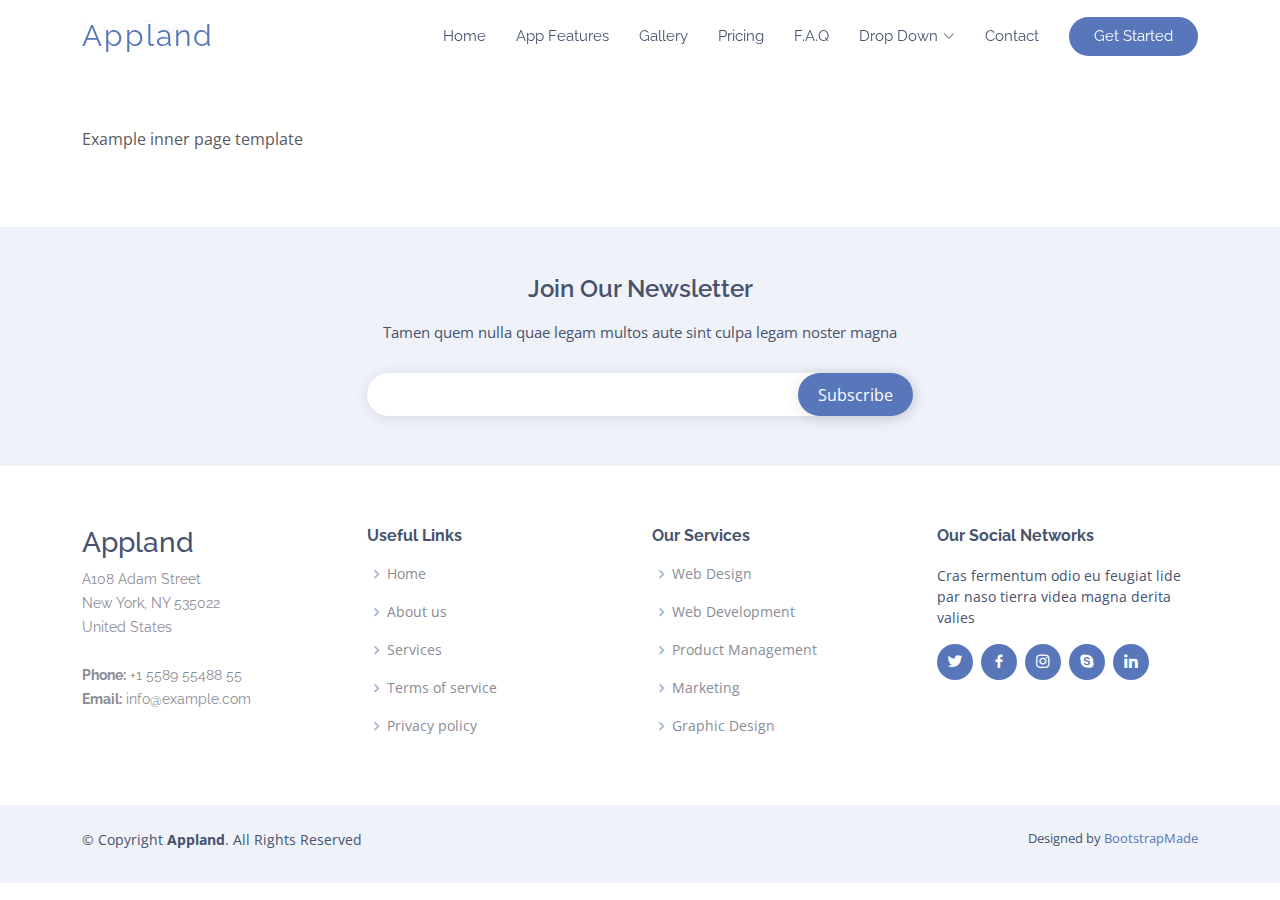
<file: inner-page.html>
<!DOCTYPE html>
<html lang="en">

<head>
  <meta charset="utf-8">
  <meta content="width=device-width, initial-scale=1.0" name="viewport">

  <title>Inner Page - Appland Bootstrap Template</title>
  <meta content="" name="description">
  <meta content="" name="keywords">

  <!-- Favicons -->
  <link href="assets/img/favicon.png" rel="icon">
  <link href="assets/img/apple-touch-icon.png" rel="apple-touch-icon">

  <!-- Google Fonts -->
  <link href="https://fonts.googleapis.com/css?family=Open+Sans:300,300i,400,400i,600,600i,700,700i|Raleway:300,300i,400,400i,500,500i,600,600i,700,700i|Poppins:300,300i,400,400i,500,500i,600,600i,700,700i" rel="stylesheet">

  <!-- Vendor CSS Files -->
  <link href="assets/vendor/aos/aos.css" rel="stylesheet">
  <link href="assets/vendor/bootstrap/css/bootstrap.min.css" rel="stylesheet">
  <link href="assets/vendor/bootstrap-icons/bootstrap-icons.css" rel="stylesheet">
  <link href="assets/vendor/boxicons/css/boxicons.min.css" rel="stylesheet">
  <link href="assets/vendor/glightbox/css/glightbox.min.css" rel="stylesheet">
  <link href="assets/vendor/swiper/swiper-bundle.min.css" rel="stylesheet">

  <!-- Template Main CSS File -->
  <link href="assets/css/style.css" rel="stylesheet">

  <!-- =======================================================
  * Template Name: Appland - v4.7.0
  * Template URL: https://bootstrapmade.com/free-bootstrap-app-landing-page-template/
  * Author: BootstrapMade.com
  * License: https://bootstrapmade.com/license/
  ======================================================== -->
</head>

<body>

  <!-- ======= Header ======= -->
  <header id="header" class="fixed-top ">
    <div class="container d-flex align-items-center justify-content-between">

      <div class="logo">
        <h1><a href="index.html">Appland</a></h1>
        <!-- Uncomment below if you prefer to use an image logo -->
        <!-- <a href="index.html"><img src="assets/img/logo.png" alt="" class="img-fluid"></a>-->
      </div>

      <nav id="navbar" class="navbar">
        <ul>
          <li><a class="nav-link scrollto " href="#hero">Home</a></li>
          <li><a class="nav-link scrollto" href="#features">App Features</a></li>
          <li><a class="nav-link scrollto" href="#gallery">Gallery</a></li>
          <li><a class="nav-link scrollto" href="#pricing">Pricing</a></li>
          <li><a class="nav-link scrollto" href="#faq">F.A.Q</a></li>
          <li class="dropdown"><a href="#"><span>Drop Down</span> <i class="bi bi-chevron-down"></i></a>
            <ul>
              <li><a href="#">Drop Down 1</a></li>
              <li class="dropdown"><a href="#"><span>Deep Drop Down</span> <i class="bi bi-chevron-right"></i></a>
                <ul>
                  <li><a href="#">Deep Drop Down 1</a></li>
                  <li><a href="#">Deep Drop Down 2</a></li>
                  <li><a href="#">Deep Drop Down 3</a></li>
                  <li><a href="#">Deep Drop Down 4</a></li>
                  <li><a href="#">Deep Drop Down 5</a></li>
                </ul>
              </li>
              <li><a href="#">Drop Down 2</a></li>
              <li><a href="#">Drop Down 3</a></li>
              <li><a href="#">Drop Down 4</a></li>
            </ul>
          </li>
          <li><a class="nav-link scrollto" href="#contact">Contact</a></li>
          <li><a class="getstarted scrollto" href="#features">Get Started</a></li>
        </ul>
        <i class="bi bi-list mobile-nav-toggle"></i>
      </nav><!-- .navbar -->

    </div>
  </header><!-- End Header -->

  <main id="main">

    <!-- ======= Breadcrumbs Section ======= -->
    <section class="breadcrumbs">
      <div class="container">

        <div class="d-flex justify-content-between align-items-center">
          <h2>Inner Page</h2>
          <ol>
            <li><a href="index.html">Home</a></li>
            <li>Inner Page</li>
          </ol>
        </div>

      </div>
    </section><!-- End Breadcrumbs Section -->

    <section class="inner-page">
      <div class="container">
        <p>
          Example inner page template
        </p>
      </div>
    </section>

  </main><!-- End #main -->

  <!-- ======= Footer ======= -->
  <footer id="footer">

    <div class="footer-newsletter">
      <div class="container">
        <div class="row justify-content-center">
          <div class="col-lg-6">
            <h4>Join Our Newsletter</h4>
            <p>Tamen quem nulla quae legam multos aute sint culpa legam noster magna</p>
            <form action="" method="post">
              <input type="email" name="email"><input type="submit" value="Subscribe">
            </form>
          </div>
        </div>
      </div>
    </div>

    <div class="footer-top">
      <div class="container">
        <div class="row">

          <div class="col-lg-3 col-md-6 footer-contact">
            <h3>Appland</h3>
            <p>
              A108 Adam Street <br>
              New York, NY 535022<br>
              United States <br><br>
              <strong>Phone:</strong> +1 5589 55488 55<br>
              <strong>Email:</strong> info@example.com<br>
            </p>
          </div>

          <div class="col-lg-3 col-md-6 footer-links">
            <h4>Useful Links</h4>
            <ul>
              <li><i class="bx bx-chevron-right"></i> <a href="#">Home</a></li>
              <li><i class="bx bx-chevron-right"></i> <a href="#">About us</a></li>
              <li><i class="bx bx-chevron-right"></i> <a href="#">Services</a></li>
              <li><i class="bx bx-chevron-right"></i> <a href="#">Terms of service</a></li>
              <li><i class="bx bx-chevron-right"></i> <a href="#">Privacy policy</a></li>
            </ul>
          </div>

          <div class="col-lg-3 col-md-6 footer-links">
            <h4>Our Services</h4>
            <ul>
              <li><i class="bx bx-chevron-right"></i> <a href="#">Web Design</a></li>
              <li><i class="bx bx-chevron-right"></i> <a href="#">Web Development</a></li>
              <li><i class="bx bx-chevron-right"></i> <a href="#">Product Management</a></li>
              <li><i class="bx bx-chevron-right"></i> <a href="#">Marketing</a></li>
              <li><i class="bx bx-chevron-right"></i> <a href="#">Graphic Design</a></li>
            </ul>
          </div>

          <div class="col-lg-3 col-md-6 footer-links">
            <h4>Our Social Networks</h4>
            <p>Cras fermentum odio eu feugiat lide par naso tierra videa magna derita valies</p>
            <div class="social-links mt-3">
              <a href="#" class="twitter"><i class="bx bxl-twitter"></i></a>
              <a href="#" class="facebook"><i class="bx bxl-facebook"></i></a>
              <a href="#" class="instagram"><i class="bx bxl-instagram"></i></a>
              <a href="#" class="google-plus"><i class="bx bxl-skype"></i></a>
              <a href="#" class="linkedin"><i class="bx bxl-linkedin"></i></a>
            </div>
          </div>

        </div>
      </div>
    </div>

    <div class="container py-4">
      <div class="copyright">
        &copy; Copyright <strong><span>Appland</span></strong>. All Rights Reserved
      </div>
      <div class="credits">
        <!-- All the links in the footer should remain intact. -->
        <!-- You can delete the links only if you purchased the pro version. -->
        <!-- Licensing information: https://bootstrapmade.com/license/ -->
        <!-- Purchase the pro version with working PHP/AJAX contact form: https://bootstrapmade.com/free-bootstrap-app-landing-page-template/ -->
        Designed by <a href="https://bootstrapmade.com/">BootstrapMade</a>
      </div>
    </div>
  </footer><!-- End Footer -->

  <a href="#" class="back-to-top d-flex align-items-center justify-content-center"><i class="bi bi-arrow-up-short"></i></a>

  <!-- Vendor JS Files -->
  <script src="assets/vendor/aos/aos.js"></script>
  <script src="assets/vendor/bootstrap/js/bootstrap.bundle.min.js"></script>
  <script src="assets/vendor/glightbox/js/glightbox.min.js"></script>
  <script src="assets/vendor/swiper/swiper-bundle.min.js"></script>
  <script src="assets/vendor/php-email-form/validate.js"></script>

  <!-- Template Main JS File -->
  <script src="assets/js/main.js"></script>

</body>

</html>
</file>
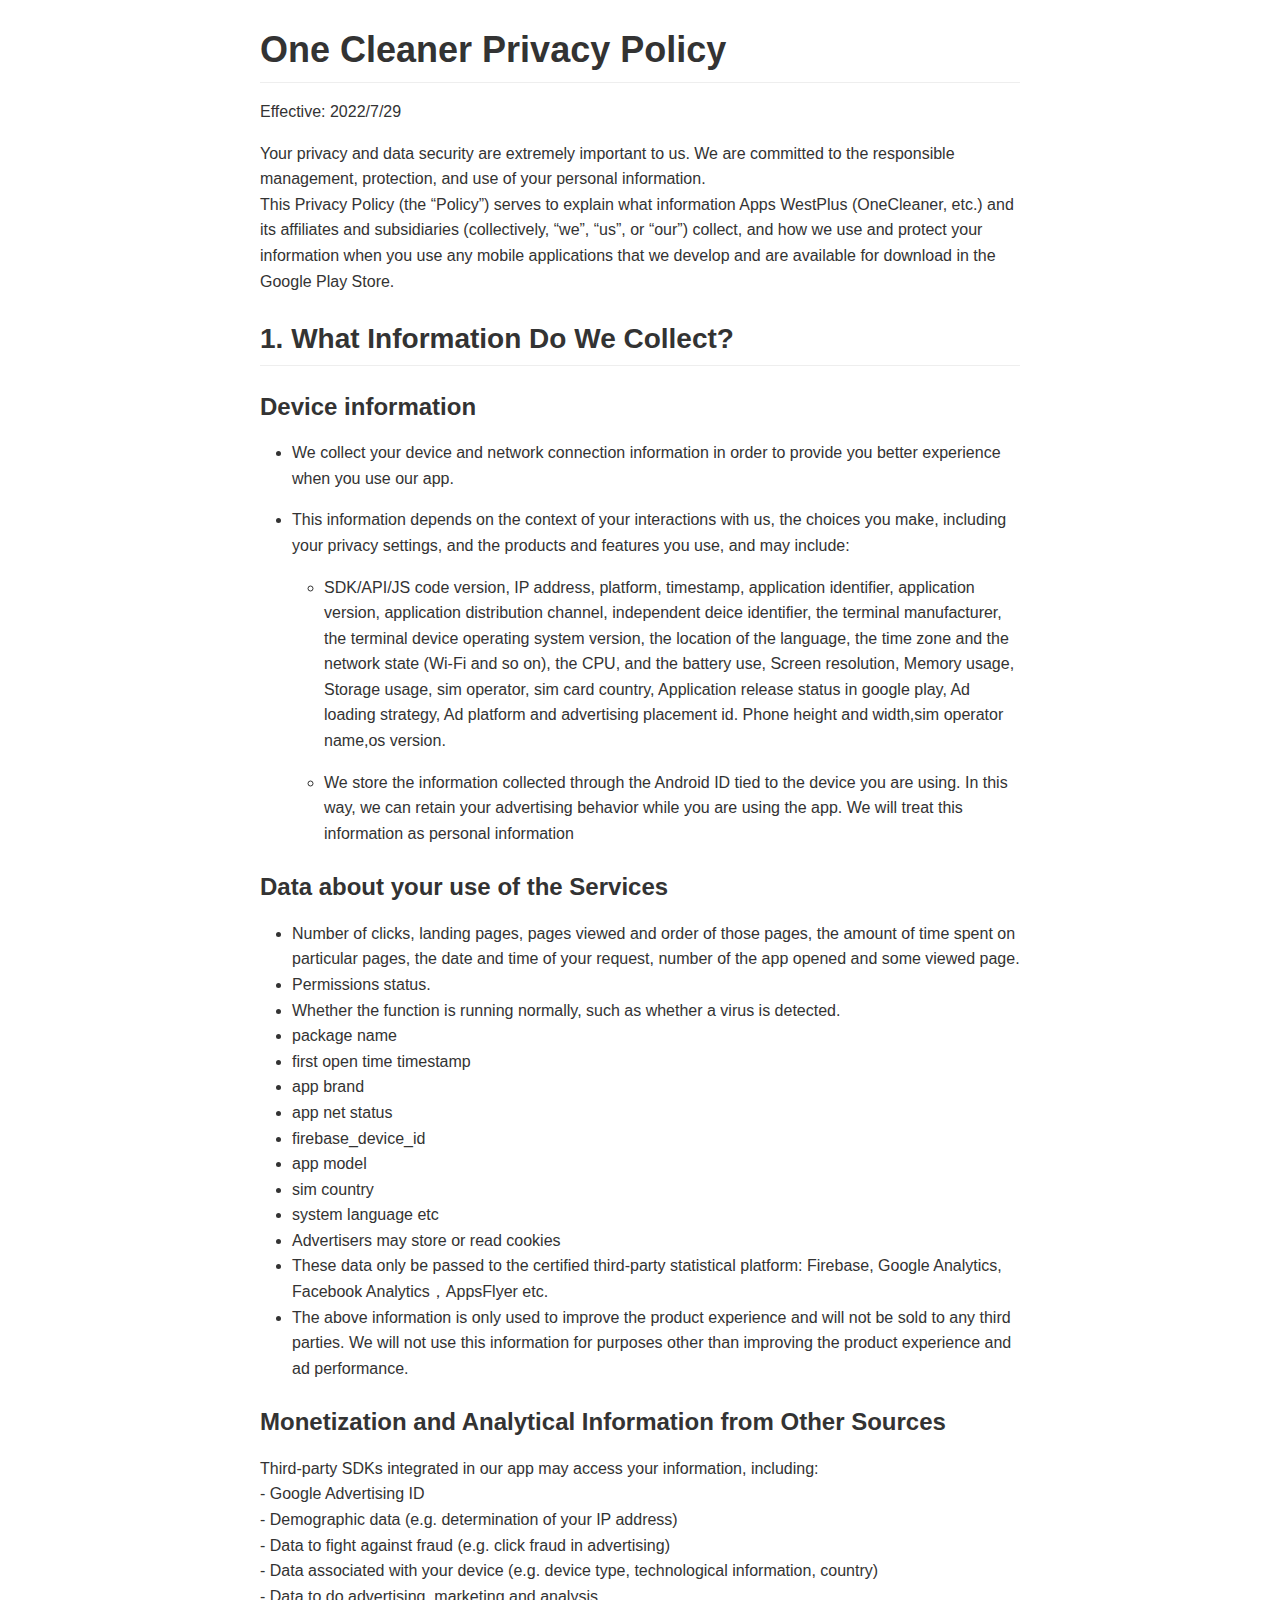
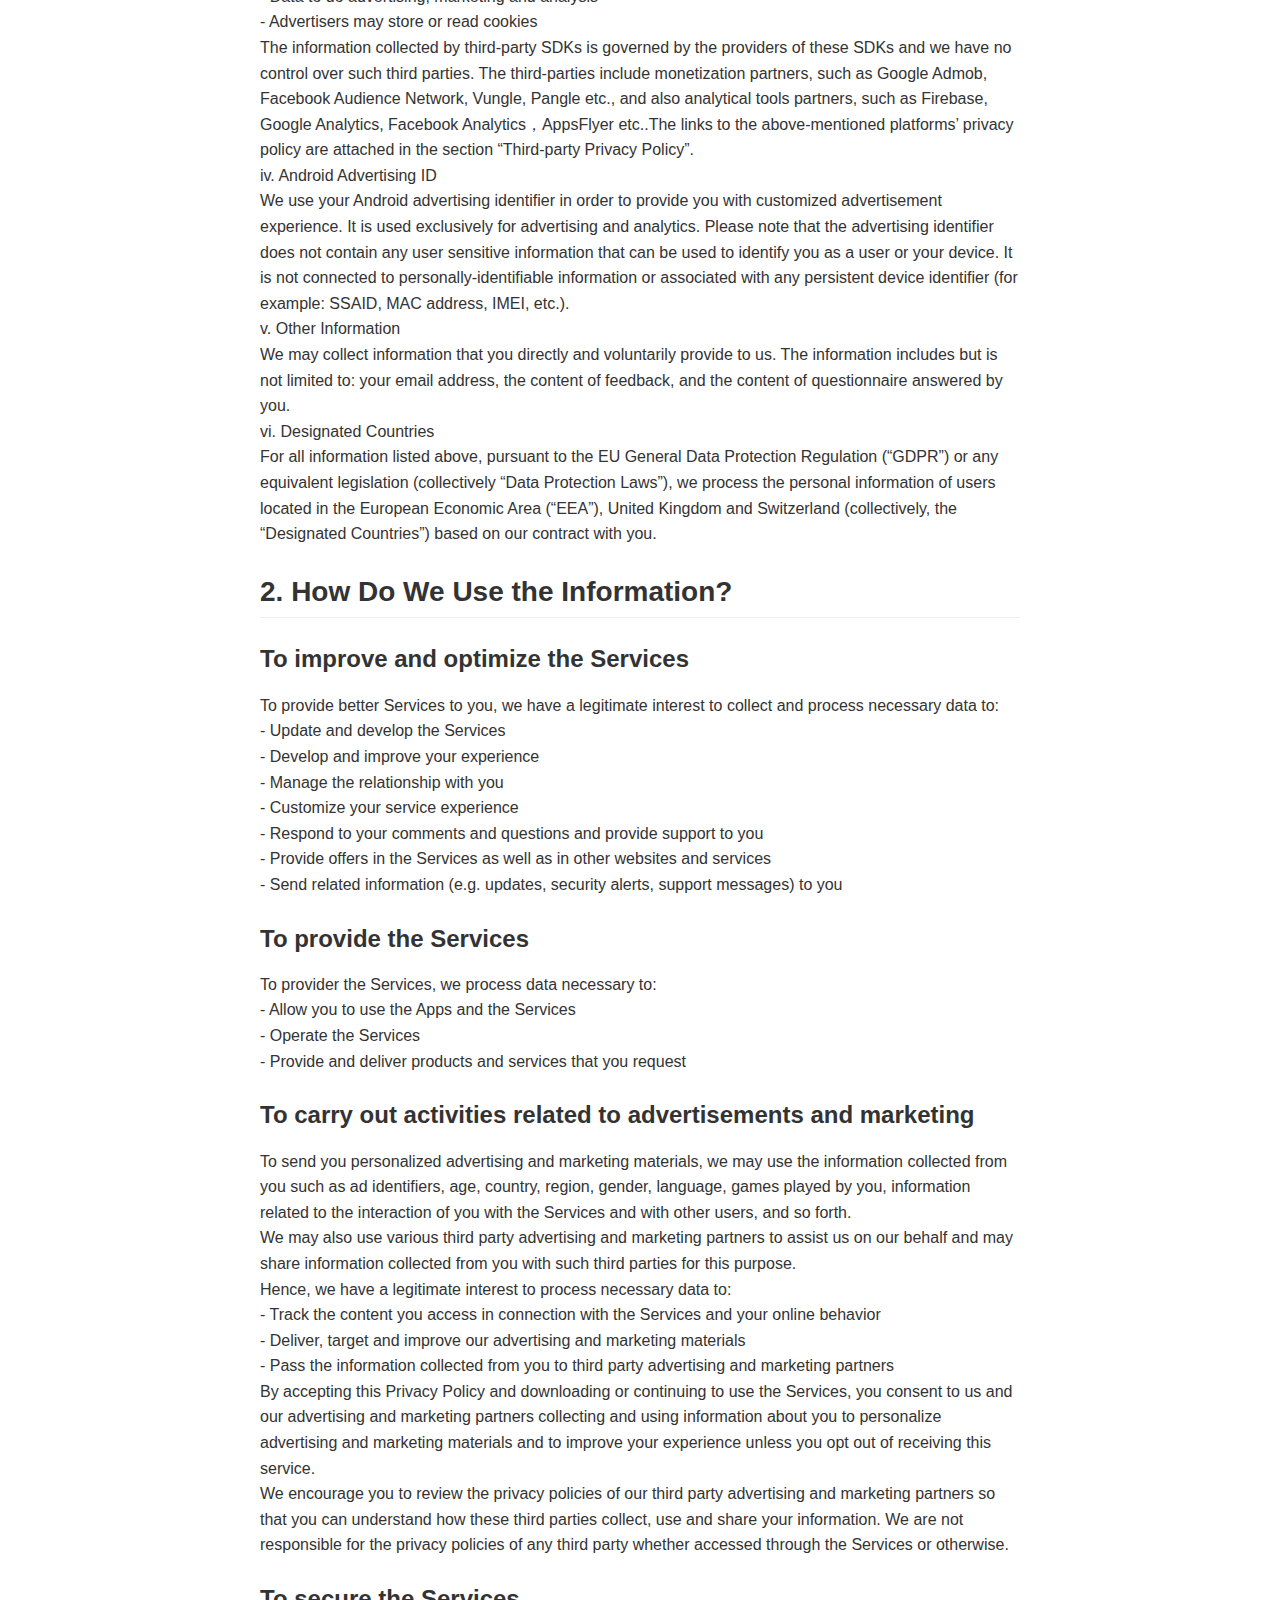
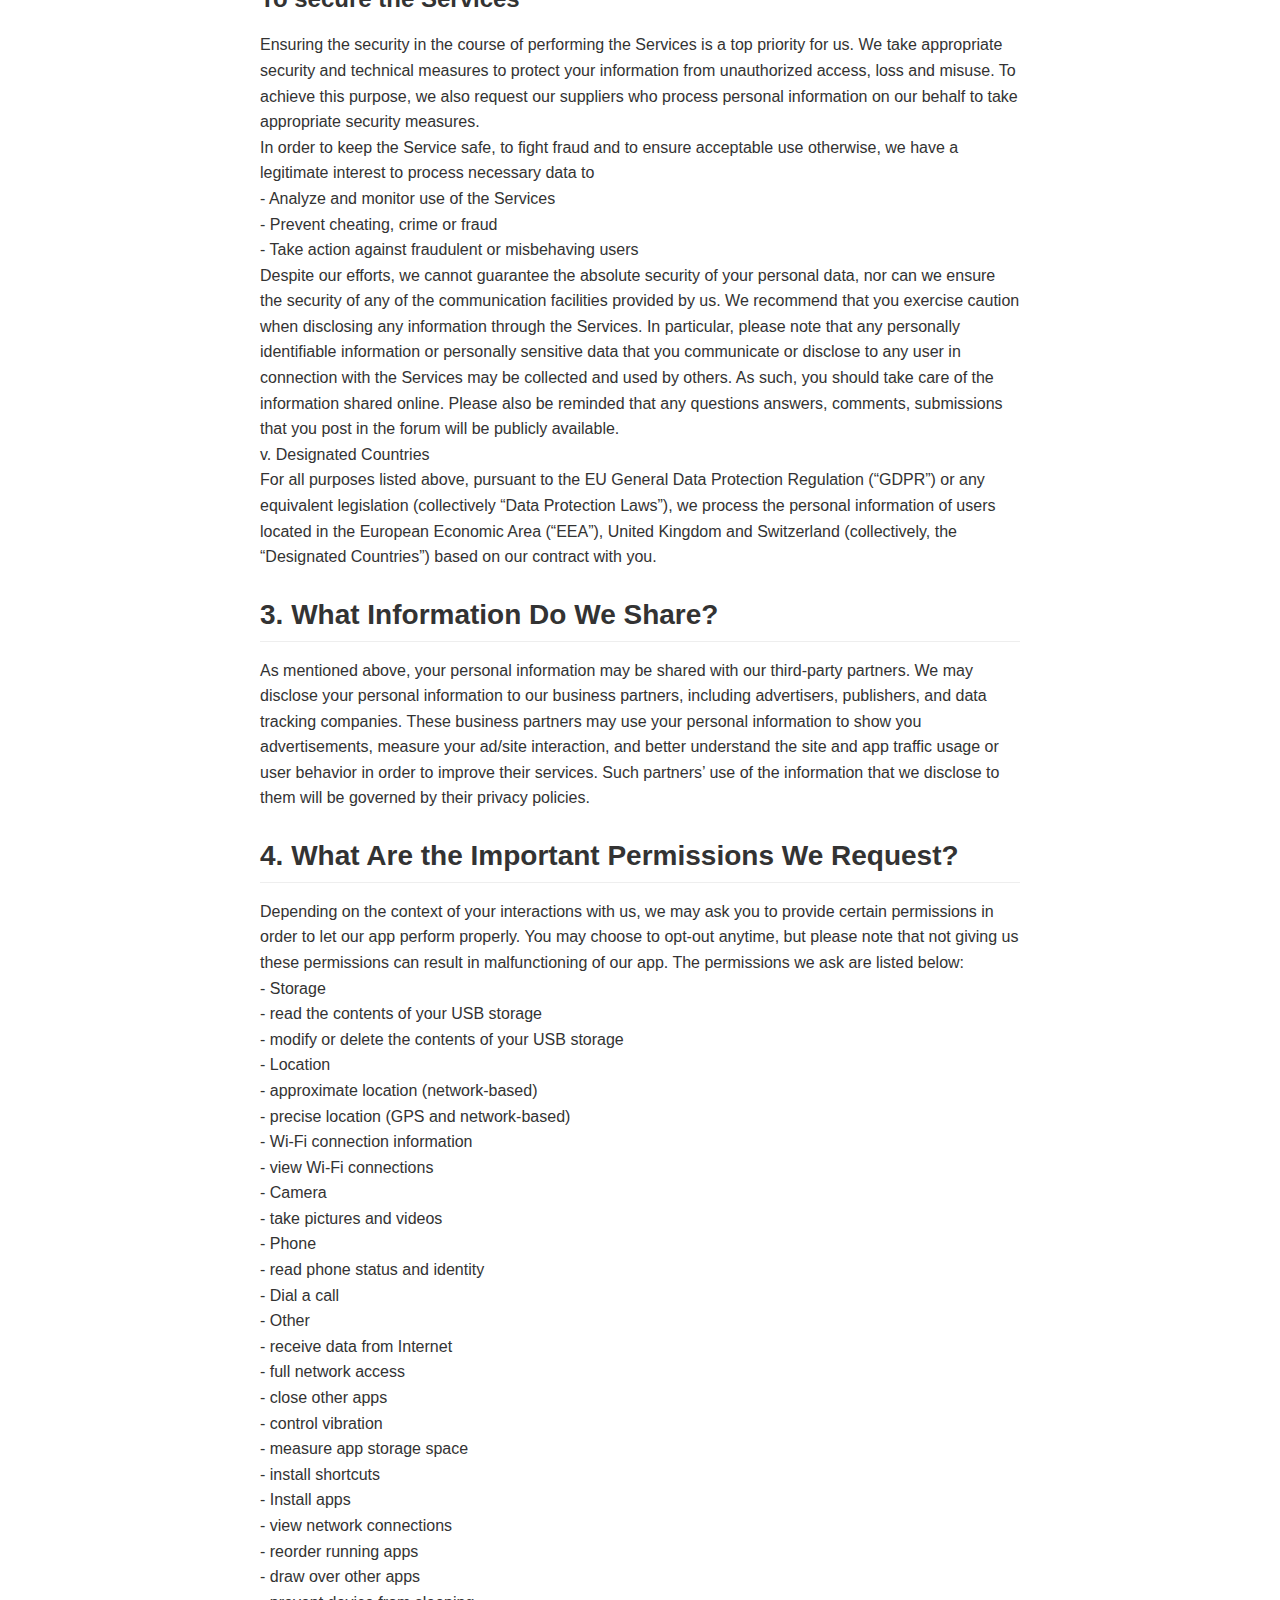
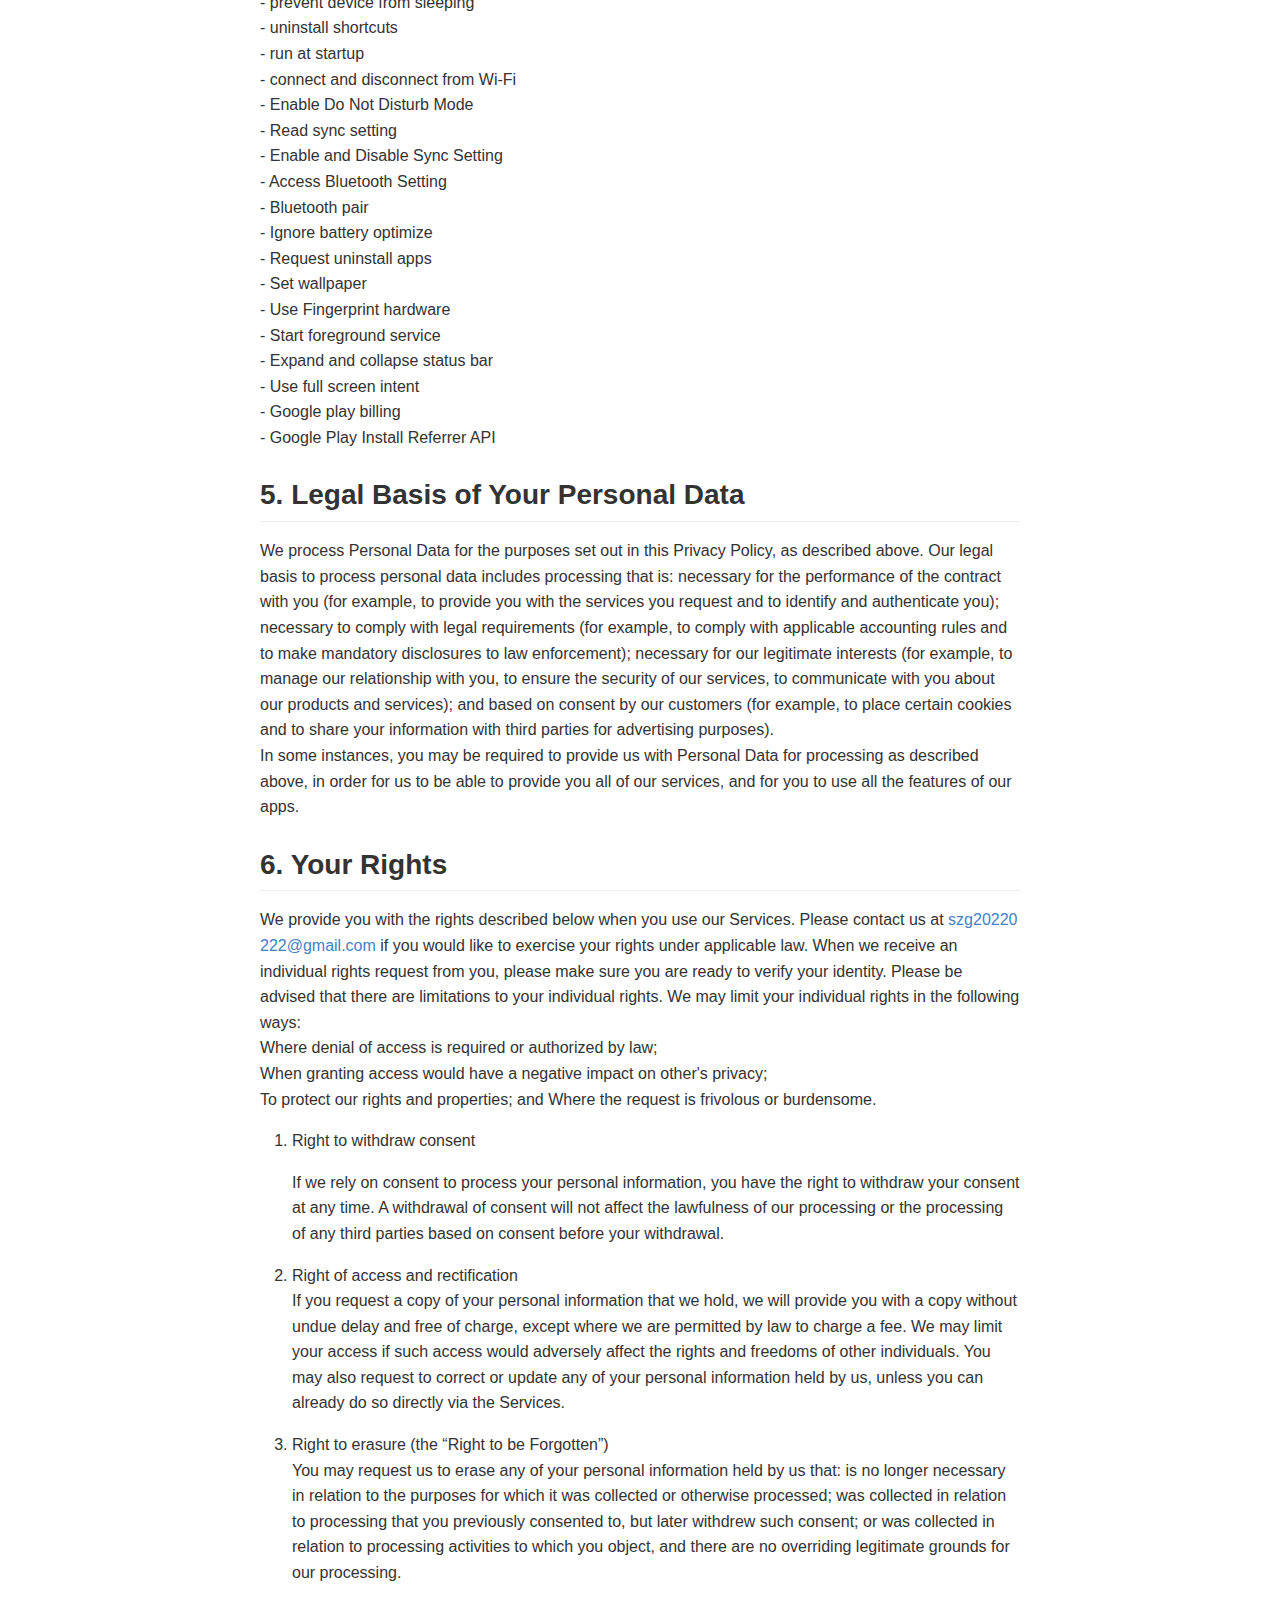
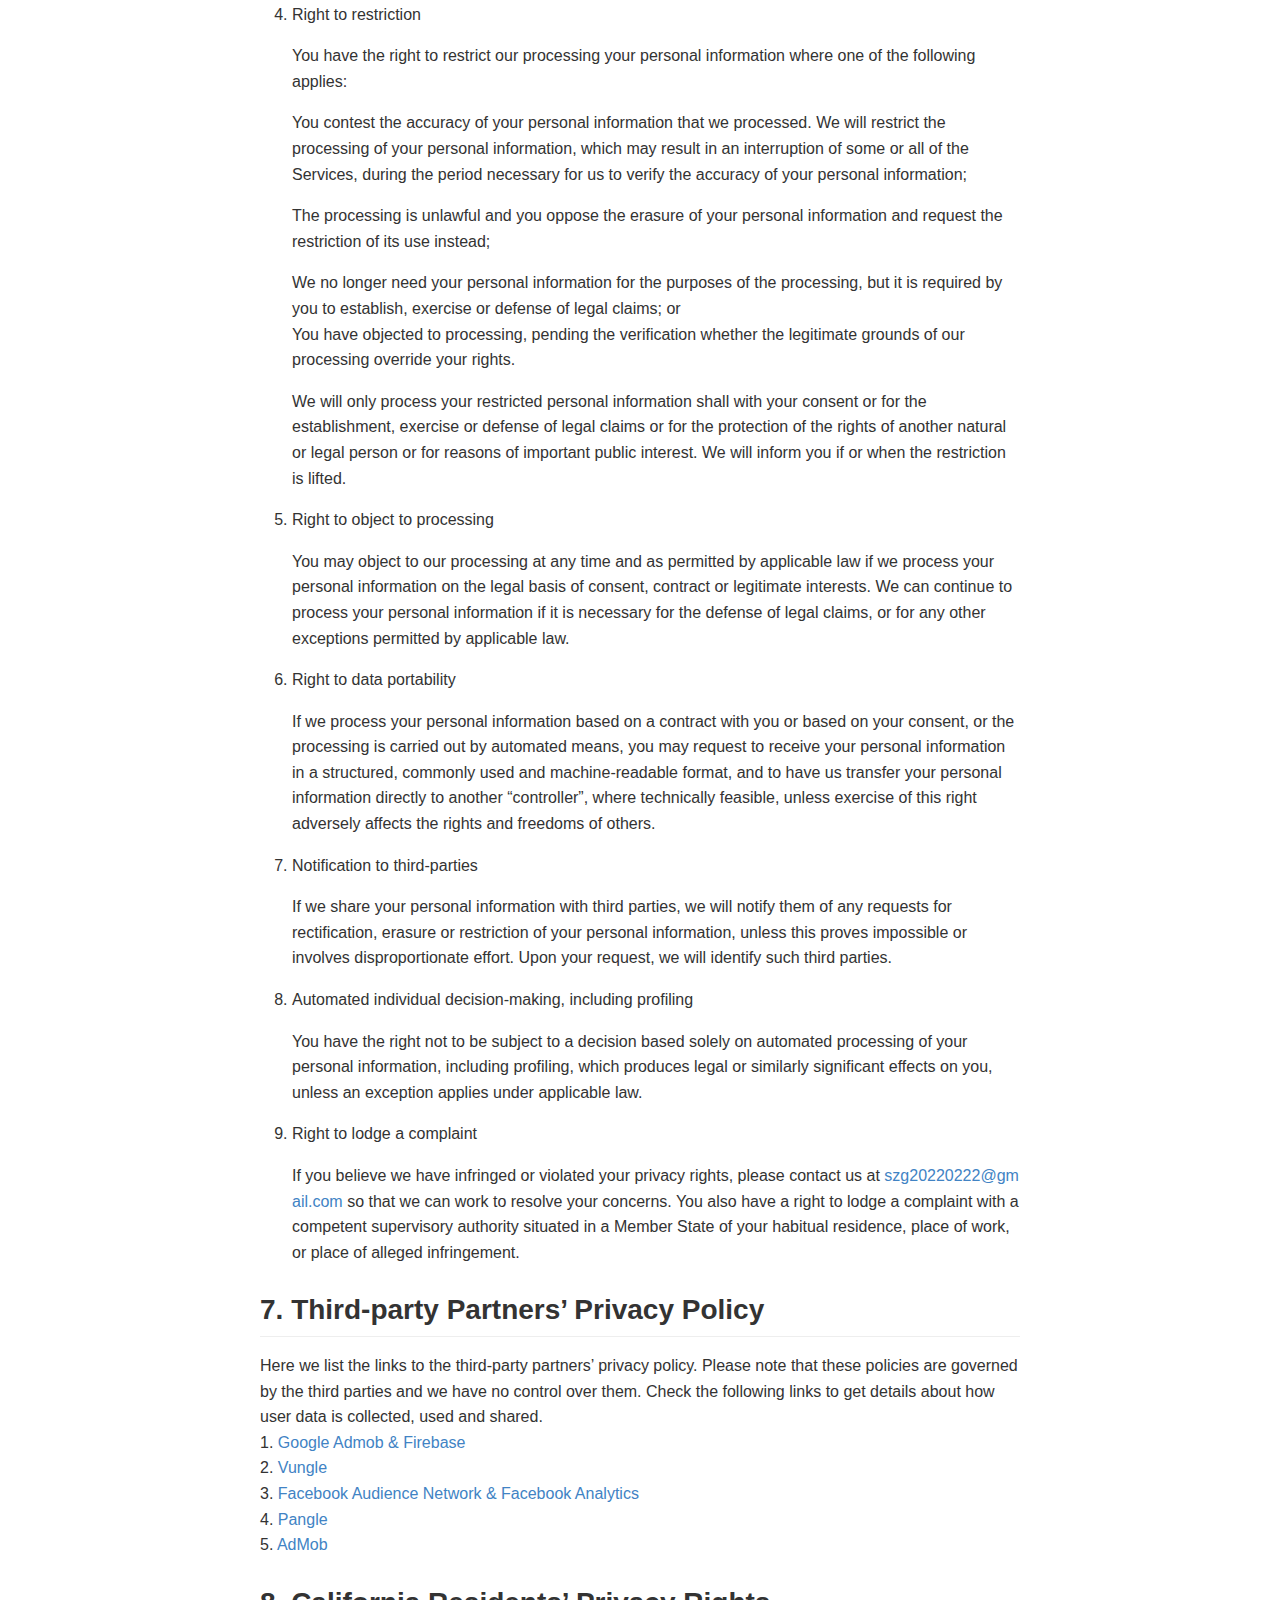
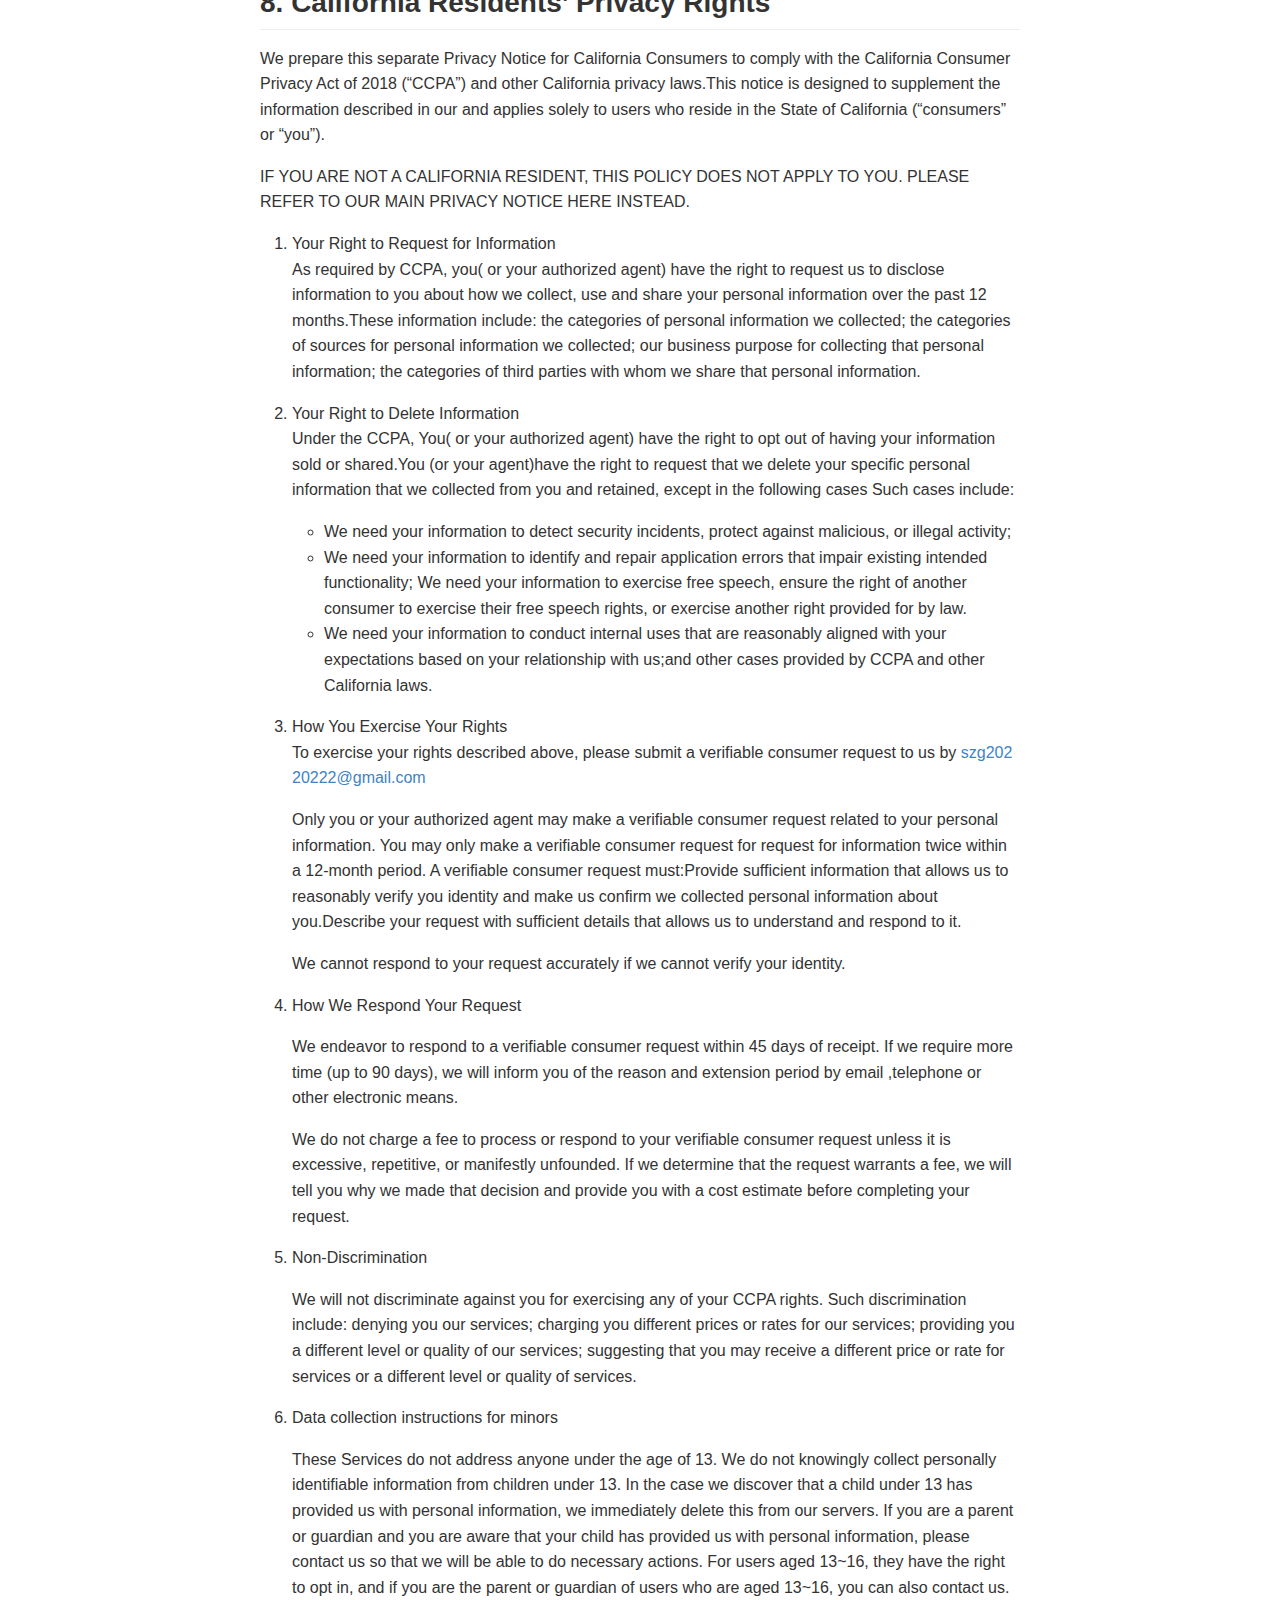
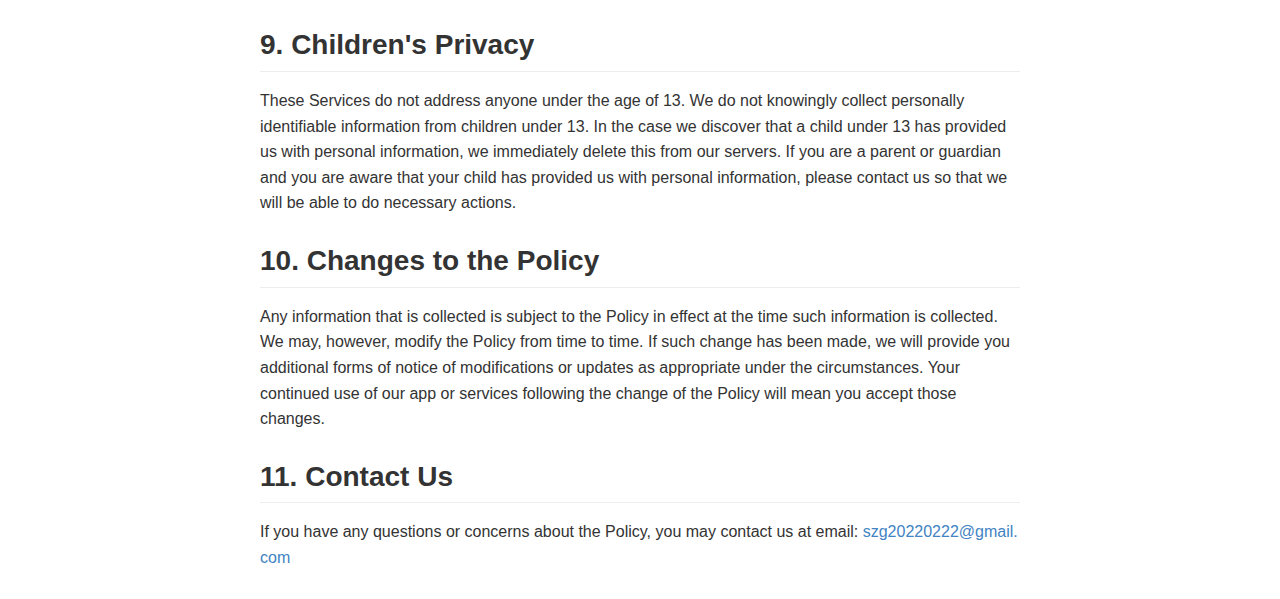
<file: privacypolicy.html>
<!DOCTYPE html><html>

<head>
<meta charset="utf-8">
<title>index</title>
<style>
@font-face {
  font-family: octicons-anchor;
  src: url([data-uri]) format('woff');
}

body {
  background-color: white;
}

.markdown-body {
  min-width: 200px;
  max-width: 760px;
  margin: 0 auto;
  padding: 20px;

  -ms-text-size-adjust: 100%;
  -webkit-text-size-adjust: 100%;
  color: #333;
  overflow: hidden;
  font-family: "Helvetica Neue", Helvetica, "Segoe UI", Arial, freesans, sans-serif;
  font-size: 16px;
  line-height: 1.6;
  word-wrap: break-word;
}

.markdown-body a {
  background: transparent;;word-wrap: break-word; word-break: break-all;
}

.markdown-body a:active,
.markdown-body a:hover {
  outline: 0;
}

.markdown-body strong {
  font-weight: bold;
}

.markdown-body h1 {
  font-size: 2em;
  margin: 0.67em 0;
}

.markdown-body img {
  border: 0;
}

.markdown-body hr {
  -moz-box-sizing: content-box;
  box-sizing: content-box;
  height: 0;
}

.markdown-body pre {
  overflow: auto;
}

.markdown-body code,
.markdown-body kbd,
.markdown-body pre {
  font-family: monospace, monospace;
  font-size: 1em;
}

.markdown-body input {
  color: inherit;
  font: inherit;
  margin: 0;
}

.markdown-body html input[disabled] {
  cursor: default;
}

.markdown-body input {
  line-height: normal;
}

.markdown-body input[type="checkbox"] {
  -moz-box-sizing: border-box;
  box-sizing: border-box;
  padding: 0;
}

.markdown-body table {
  border-collapse: collapse;
  border-spacing: 0;
}

.markdown-body td,
.markdown-body th {
  padding: 0;
}

.markdown-body * {
  -moz-box-sizing: border-box;
  box-sizing: border-box;
}

.markdown-body input {
  font: 13px/1.4 Helvetica, arial, freesans, clean, sans-serif, "Segoe UI Emoji", "Segoe UI Symbol";
}

.markdown-body a {
  color: #4183c4;
  text-decoration: none;
}

.markdown-body a:hover,
.markdown-body a:focus,
.markdown-body a:active {
  text-decoration: underline;
}

.markdown-body hr {
  height: 0;
  margin: 15px 0;
  overflow: hidden;
  background: transparent;
  border: 0;
  border-bottom: 1px solid #ddd;
}

.markdown-body hr:before {
  display: table;
  content: "";
}

.markdown-body hr:after {
  display: table;
  clear: both;
  content: "";
}

.markdown-body h1,
.markdown-body h2,
.markdown-body h3,
.markdown-body h4,
.markdown-body h5,
.markdown-body h6 {
  margin-top: 15px;
  margin-bottom: 15px;
  line-height: 1.1;
}

.markdown-body h1 {
  font-size: 30px;
}

.markdown-body h2 {
  font-size: 21px;
}

.markdown-body h3 {
  font-size: 16px;
}

.markdown-body h4 {
  font-size: 14px;
}

.markdown-body h5 {
  font-size: 12px;
}

.markdown-body h6 {
  font-size: 11px;
}

.markdown-body blockquote {
  margin: 0;
}

.markdown-body ul,
.markdown-body ol {
  padding: 0;
  margin-top: 0;
  margin-bottom: 0;
}

.markdown-body ol ol,
.markdown-body ul ol {
  list-style-type: lower-roman;
}

.markdown-body ul ul ol,
.markdown-body ul ol ol,
.markdown-body ol ul ol,
.markdown-body ol ol ol {
  list-style-type: lower-alpha;
}

.markdown-body dd {
  margin-left: 0;
}

.markdown-body code {
  font: 12px Consolas, "Liberation Mono", Menlo, Courier, monospace;
}

.markdown-body pre {
  margin-top: 0;
  margin-bottom: 0;
  font: 12px Consolas, "Liberation Mono", Menlo, Courier, monospace;
}

.markdown-body kbd {
  background-color: #e7e7e7;
  background-image: -webkit-linear-gradient(#fefefe, #e7e7e7);
  background-image: linear-gradient(#fefefe, #e7e7e7);
  background-repeat: repeat-x;
  border-radius: 2px;
  border: 1px solid #cfcfcf;
  color: #000;
  padding: 3px 5px;
  line-height: 10px;
  font: 11px Consolas, "Liberation Mono", Menlo, Courier, monospace;
  display: inline-block;
}

.markdown-body>*:first-child {
  margin-top: 0 !important;
}

.markdown-body>*:last-child {
  margin-bottom: 0 !important;
}

.markdown-body .anchor {
  position: absolute;
  top: 0;
  bottom: 0;
  left: 0;
  display: block;
  padding-right: 6px;
  padding-left: 30px;
  margin-left: -30px;
}

.markdown-body .anchor:focus {
  outline: none;
}

.markdown-body h1,
.markdown-body h2,
.markdown-body h3,
.markdown-body h4,
.markdown-body h5,
.markdown-body h6 {
  position: relative;
  margin-top: 1em;
  margin-bottom: 16px;
  font-weight: bold;
  line-height: 1.4;
}

.markdown-body h1 .octicon-link,
.markdown-body h2 .octicon-link,
.markdown-body h3 .octicon-link,
.markdown-body h4 .octicon-link,
.markdown-body h5 .octicon-link,
.markdown-body h6 .octicon-link {
  display: none;
  color: #000;
  vertical-align: middle;
}

.markdown-body h1:hover .anchor,
.markdown-body h2:hover .anchor,
.markdown-body h3:hover .anchor,
.markdown-body h4:hover .anchor,
.markdown-body h5:hover .anchor,
.markdown-body h6:hover .anchor {
  height: 1em;
  padding-left: 8px;
  margin-left: -30px;
  line-height: 1;
  text-decoration: none;
}

.markdown-body h1:hover .anchor .octicon-link,
.markdown-body h2:hover .anchor .octicon-link,
.markdown-body h3:hover .anchor .octicon-link,
.markdown-body h4:hover .anchor .octicon-link,
.markdown-body h5:hover .anchor .octicon-link,
.markdown-body h6:hover .anchor .octicon-link {
  display: inline-block;
}

.markdown-body h1 {
  padding-bottom: 0.3em;
  font-size: 2.25em;
  line-height: 1.2;
  border-bottom: 1px solid #eee;
}

.markdown-body h2 {
  padding-bottom: 0.3em;
  font-size: 1.75em;
  line-height: 1.225;
  border-bottom: 1px solid #eee;
}

.markdown-body h3 {
  font-size: 1.5em;
  line-height: 1.43;
}

.markdown-body h4 {
  font-size: 1.25em;
}

.markdown-body h5 {
  font-size: 1em;
}

.markdown-body h6 {
  font-size: 1em;
  color: #777;
}

.markdown-body p,
.markdown-body blockquote,
.markdown-body ul,
.markdown-body ol,
.markdown-body dl,
.markdown-body table,
.markdown-body pre {
  margin-top: 0;
  margin-bottom: 16px;
}

.markdown-body hr {
  height: 4px;
  padding: 0;
  margin: 16px 0;
  background-color: #e7e7e7;
  border: 0 none;
}

.markdown-body ul,
.markdown-body ol {
  padding-left: 2em;
}

.markdown-body ul ul,
.markdown-body ul ol,
.markdown-body ol ol,
.markdown-body ol ul {
  margin-top: 0;
  margin-bottom: 0;
}

.markdown-body li>p {
  margin-top: 16px;
}

.markdown-body dl {
  padding: 0;
}

.markdown-body dl dt {
  padding: 0;
  margin-top: 16px;
  font-size: 1em;
  font-style: italic;
  font-weight: bold;
}

.markdown-body dl dd {
  padding: 0 16px;
  margin-bottom: 16px;
}

.markdown-body blockquote {
  padding: 0 15px;
  color: #777;
  border-left: 4px solid #ddd;
}

.markdown-body blockquote>:first-child {
  margin-top: 0;
}

.markdown-body blockquote>:last-child {
  margin-bottom: 0;
}

.markdown-body table {
  display: block;
  width: 100%;
  overflow: auto;
  word-break: normal;
  word-break: keep-all;
}

.markdown-body table th {
  font-weight: bold;
}

.markdown-body table th,
.markdown-body table td {
  padding: 6px 13px;
  border: 1px solid #ddd;
}

.markdown-body table tr {
  background-color: #fff;
  border-top: 1px solid #ccc;
}

.markdown-body table tr:nth-child(2n) {
  background-color: #f8f8f8;
}

.markdown-body img {
  max-width: 100%;
  -moz-box-sizing: border-box;
  box-sizing: border-box;
}

.markdown-body code {
  padding: 0;
  padding-top: 0.2em;
  padding-bottom: 0.2em;
  margin: 0;
  font-size: 85%;
  background-color: rgba(0,0,0,0.04);
  border-radius: 3px;
}

.markdown-body code:before,
.markdown-body code:after {
  letter-spacing: -0.2em;
  content: "\00a0";
}

.markdown-body pre>code {
  padding: 0;
  margin: 0;
  font-size: 100%;
  word-break: normal;
  white-space: pre;
  background: transparent;
  border: 0;
}

.markdown-body .highlight {
  margin-bottom: 16px;
}

.markdown-body .highlight pre,
.markdown-body pre {
  padding: 16px;
  overflow: auto;
  font-size: 85%;
  line-height: 1.45;
  background-color: #f7f7f7;
  border-radius: 3px;
}

.markdown-body .highlight pre {
  margin-bottom: 0;
  word-break: normal;
}

.markdown-body pre {
  word-wrap: normal;
}

.markdown-body pre code {
  display: inline;
  max-width: initial;
  padding: 0;
  margin: 0;
  overflow: initial;
  line-height: inherit;
  word-wrap: normal;
  background-color: transparent;
  border: 0;
}

.markdown-body pre code:before,
.markdown-body pre code:after {
  content: normal;
}

.markdown-body .highlight {
  background: #fff;
}

.markdown-body .highlight .mf,
.markdown-body .highlight .mh,
.markdown-body .highlight .mi,
.markdown-body .highlight .mo,
.markdown-body .highlight .il,
.markdown-body .highlight .m {
  color: #945277;
}

.markdown-body .highlight .s,
.markdown-body .highlight .sb,
.markdown-body .highlight .sc,
.markdown-body .highlight .sd,
.markdown-body .highlight .s2,
.markdown-body .highlight .se,
.markdown-body .highlight .sh,
.markdown-body .highlight .si,
.markdown-body .highlight .sx,
.markdown-body .highlight .s1 {
  color: #df5000;
}

.markdown-body .highlight .kc,
.markdown-body .highlight .kd,
.markdown-body .highlight .kn,
.markdown-body .highlight .kp,
.markdown-body .highlight .kr,
.markdown-body .highlight .kt,
.markdown-body .highlight .k,
.markdown-body .highlight .o {
  font-weight: bold;
}

.markdown-body .highlight .kt {
  color: #458;
}

.markdown-body .highlight .c,
.markdown-body .highlight .cm,
.markdown-body .highlight .c1 {
  color: #998;
  font-style: italic;
}

.markdown-body .highlight .cp,
.markdown-body .highlight .cs {
  color: #999;
  font-weight: bold;
}

.markdown-body .highlight .cs {
  font-style: italic;
}

.markdown-body .highlight .n {
  color: #333;
}

.markdown-body .highlight .na,
.markdown-body .highlight .nv,
.markdown-body .highlight .vc,
.markdown-body .highlight .vg,
.markdown-body .highlight .vi {
  color: #008080;
}

.markdown-body .highlight .nb {
  color: #0086B3;
}

.markdown-body .highlight .nc {
  color: #458;
  font-weight: bold;
}

.markdown-body .highlight .no {
  color: #094e99;
}

.markdown-body .highlight .ni {
  color: #800080;
}

.markdown-body .highlight .ne {
  color: #990000;
  font-weight: bold;
}

.markdown-body .highlight .nf {
  color: #945277;
  font-weight: bold;
}

.markdown-body .highlight .nn {
  color: #555;
}

.markdown-body .highlight .nt {
  color: #000080;
}

.markdown-body .highlight .err {
  color: #a61717;
  background-color: #e3d2d2;
}

.markdown-body .highlight .gd {
  color: #000;
  background-color: #fdd;
}

.markdown-body .highlight .gd .x {
  color: #000;
  background-color: #faa;
}

.markdown-body .highlight .ge {
  font-style: italic;
}

.markdown-body .highlight .gr {
  color: #aa0000;
}

.markdown-body .highlight .gh {
  color: #999;
}

.markdown-body .highlight .gi {
  color: #000;
  background-color: #dfd;
}

.markdown-body .highlight .gi .x {
  color: #000;
  background-color: #afa;
}

.markdown-body .highlight .go {
  color: #888;
}

.markdown-body .highlight .gp {
  color: #555;
}

.markdown-body .highlight .gs {
  font-weight: bold;
}

.markdown-body .highlight .gu {
  color: #800080;
  font-weight: bold;
}

.markdown-body .highlight .gt {
  color: #aa0000;
}

.markdown-body .highlight .ow {
  font-weight: bold;
}

.markdown-body .highlight .w {
  color: #bbb;
}

.markdown-body .highlight .sr {
  color: #017936;
}

.markdown-body .highlight .ss {
  color: #8b467f;
}

.markdown-body .highlight .bp {
  color: #999;
}

.markdown-body .highlight .gc {
  color: #999;
  background-color: #EAF2F5;
}

.markdown-body .octicon {
  font: normal normal 16px octicons-anchor;
  line-height: 1;
  display: inline-block;
  text-decoration: none;
  -webkit-font-smoothing: antialiased;
  -moz-osx-font-smoothing: grayscale;
  -webkit-user-select: none;
  -moz-user-select: none;
  -ms-user-select: none;
  user-select: none;
}

.markdown-body .octicon-link:before {
  content: '\f05c';
}

.markdown-body .task-list-item {
  list-style-type: none;
}

.markdown-body .task-list-item+.task-list-item {
  margin-top: 3px;
}

.markdown-body .task-list-item input {
  float: left;
  margin: 0.3em 0 0.25em -1.6em;
  vertical-align: middle;
}
table td{ word-wrap: break-word !important; word-break: break-all !important; }
/*

github.com style (c) Vasily Polovnyov <vast@whiteants.net>

*/

.hljs {
  display: block;
  overflow-x: auto;
  padding: 0.5em;
  color: #333;
  background: #f8f8f8;
  -webkit-text-size-adjust: none;
}

.hljs-comment,
.diff .hljs-header {
  color: #998;
  font-style: italic;
}

.hljs-keyword,
.css .rule .hljs-keyword,
.hljs-winutils,
.nginx .hljs-title,
.hljs-subst,
.hljs-request,
.hljs-status {
  color: #333;
  font-weight: bold;
}

.hljs-number,
.hljs-hexcolor,
.ruby .hljs-constant {
  color: #008080;
}

.hljs-string,
.hljs-tag .hljs-value,
.hljs-doctag,
.tex .hljs-formula {
  color: #d14;
}

.hljs-title,
.hljs-id,
.scss .hljs-preprocessor {
  color: #900;
  font-weight: bold;
}

.hljs-list .hljs-keyword,
.hljs-subst {
  font-weight: normal;
}

.hljs-class .hljs-title,
.hljs-type,
.vhdl .hljs-literal,
.tex .hljs-command {
  color: #458;
  font-weight: bold;
}

.hljs-tag,
.hljs-tag .hljs-title,
.hljs-rule .hljs-property,
.django .hljs-tag .hljs-keyword {
  color: #000080;
  font-weight: normal;
}

.hljs-attribute,
.hljs-variable,
.lisp .hljs-body,
.hljs-name {
  color: #008080;
}

.hljs-regexp {
  color: #009926;
}

.hljs-symbol,
.ruby .hljs-symbol .hljs-string,
.lisp .hljs-keyword,
.clojure .hljs-keyword,
.scheme .hljs-keyword,
.tex .hljs-special,
.hljs-prompt {
  color: #990073;
}

.hljs-built_in {
  color: #0086b3;
}

.hljs-preprocessor,
.hljs-pragma,
.hljs-pi,
.hljs-doctype,
.hljs-shebang,
.hljs-cdata {
  color: #999;
  font-weight: bold;
}

.hljs-deletion {
  background: #fdd;
}

.hljs-addition {
  background: #dfd;
}

.diff .hljs-change {
  background: #0086b3;
}

.hljs-chunk {
  color: #aaa;
}


</style>

<style> @media print{ .hljs{overflow: visible; word-wrap: break-word !important;} }</style></head><body><div class="markdown-body">
<h1 id="toc_0">One Cleaner Privacy Policy</h1>

<p>Effective: 2022/7/29</p>

<p>Your privacy and data security are extremely important to us. We are committed to the responsible management, protection, and use of your personal information.<br/>
This Privacy Policy (the “Policy”) serves to explain what information Apps WestPlus (OneCleaner, etc.) and its affiliates and subsidiaries (collectively, “we”, “us”, or “our”) collect, and how we use and protect your information when you use any mobile applications that we develop and are available for download in the Google Play Store.</p>

<h2 id="toc_1">1. What Information Do We Collect?</h2>

<h3 id="toc_2">Device information</h3>

<ul>
<li><p>We collect your device and network connection information in order to provide you better experience when you use our app.</p></li>
<li><p>This information depends on the context of your interactions with us, the choices you make, including your privacy settings, and the products and features you use, and may include:</p>

<ul>
<li><p>SDK/API/JS code version, IP address, platform, timestamp, application identifier, application version, application distribution channel, independent deice identifier, the terminal manufacturer, the terminal device operating system version, the location of the language, the time zone and the network state (Wi-Fi and so on), the CPU, and the battery use, Screen resolution, Memory usage, Storage usage, sim operator, sim card country, Application release status in google play, Ad loading strategy, Ad platform and advertising placement id. Phone height and width,sim operator name,os version.</p></li>
<li><p>We store the information collected through the Android ID tied to the device you are using. In this way, we can retain your advertising behavior while you are using the app. We will treat this information as personal information</p></li>
</ul></li>
</ul>

<h3 id="toc_3">Data about your use of the Services</h3>

<ul>
<li>Number of clicks, landing pages, pages viewed and order of those pages, the amount of time spent on particular pages, the date and time of your request, number of the app opened and some viewed page.</li>
<li>Permissions status.</li>
<li>Whether the function is running normally, such as whether a virus is detected.</li>
<li>package name</li>
<li>first open time timestamp</li>
<li>app brand</li>
<li>app net status</li>
<li>firebase_device_id</li>
<li>app model</li>
<li>sim country</li>
<li>system language etc</li>
<li>Advertisers may store or read cookies</li>
<li>These data only be passed to the certified third-party statistical platform: Firebase, Google Analytics, Facebook Analytics，AppsFlyer etc.</li>
<li>The above information is only used to improve the product experience and will not be sold to any third parties. We will not use this information for purposes other than improving the product experience and ad performance.</li>
</ul>

<h3 id="toc_4">Monetization and Analytical Information from Other Sources</h3>

<p>Third-party SDKs integrated in our app may access your information, including:<br/>
- Google Advertising ID<br/>
- Demographic data (e.g. determination of your IP address)<br/>
- Data to fight against fraud (e.g. click fraud in advertising)<br/>
- Data associated with your device (e.g. device type, technological information, country)<br/>
- Data to do advertising, marketing and analysis<br/>
- Advertisers may store or read cookies<br/>
The information collected by third-party SDKs is governed by the providers of these SDKs and we have no control over such third parties. The third-parties include monetization partners, such as Google Admob, Facebook Audience Network, Vungle, Pangle etc., and also analytical tools partners, such as Firebase, Google Analytics, Facebook Analytics，AppsFlyer etc..The links to the above-mentioned platforms’ privacy policy are attached in the section “Third-party Privacy Policy”.<br/>
iv. Android Advertising ID<br/>
We use your Android advertising identifier in order to provide you with customized advertisement experience. It is used exclusively for advertising and analytics. Please note that the advertising identifier does not contain any user sensitive information that can be used to identify you as a user or your device. It is not connected to personally-identifiable information or associated with any persistent device identifier (for example: SSAID, MAC address, IMEI, etc.).<br/>
v. Other Information<br/>
We may collect information that you directly and voluntarily provide to us. The information includes but is not limited to: your email address, the content of feedback, and the content of questionnaire answered by you.<br/>
vi. Designated Countries<br/>
For all information listed above, pursuant to the EU General Data Protection Regulation (“GDPR”) or any equivalent legislation (collectively “Data Protection Laws”), we process the personal information of users located in the European Economic Area (“EEA”), United Kingdom and Switzerland (collectively, the “Designated Countries”) based on our contract with you.</p>

<h2 id="toc_5">2. How Do We Use the Information?</h2>

<h3 id="toc_6">To improve and optimize the Services</h3>

<p>To provide better Services to you, we have a legitimate interest to collect and process necessary data to:<br/>
- Update and develop the Services<br/>
- Develop and improve your experience<br/>
- Manage the relationship with you<br/>
- Customize your service experience<br/>
- Respond to your comments and questions and provide support to you<br/>
- Provide offers in the Services as well as in other websites and services<br/>
- Send related information (e.g. updates, security alerts, support messages) to you</p>

<h3 id="toc_7">To provide the Services</h3>

<p>To provider the Services, we process data necessary to:<br/>
- Allow you to use the Apps and the Services<br/>
- Operate the Services<br/>
- Provide and deliver products and services that you request</p>

<h3 id="toc_8">To carry out activities related to advertisements and marketing</h3>

<p>To send you personalized advertising and marketing materials, we may use the information collected from you such as ad identifiers, age, country, region, gender, language, games played by you, information related to the interaction of you with the Services and with other users, and so forth.<br/>
We may also use various third party advertising and marketing partners to assist us on our behalf and may share information collected from you with such third parties for this purpose.<br/>
Hence, we have a legitimate interest to process necessary data to:<br/>
- Track the content you access in connection with the Services and your online behavior<br/>
- Deliver, target and improve our advertising and marketing materials<br/>
- Pass the information collected from you to third party advertising and marketing partners<br/>
By accepting this Privacy Policy and downloading or continuing to use the Services, you consent to us and our advertising and marketing partners collecting and using information about you to personalize advertising and marketing materials and to improve your experience unless you opt out of receiving this service.<br/>
We encourage you to review the privacy policies of our third party advertising and marketing partners so that you can understand how these third parties collect, use and share your information. We are not responsible for the privacy policies of any third party whether accessed through the Services or otherwise.</p>

<h3 id="toc_9">To secure the Services</h3>

<p>Ensuring the security in the course of performing the Services is a top priority for us. We take appropriate security and technical measures to protect your information from unauthorized access, loss and misuse. To achieve this purpose, we also request our suppliers who process personal information on our behalf to take appropriate security measures.<br/>
In order to keep the Service safe, to fight fraud and to ensure acceptable use otherwise, we have a legitimate interest to process necessary data to<br/>
- Analyze and monitor use of the Services<br/>
- Prevent cheating, crime or fraud<br/>
- Take action against fraudulent or misbehaving users<br/>
Despite our efforts, we cannot guarantee the absolute security of your personal data, nor can we ensure the security of any of the communication facilities provided by us. We recommend that you exercise caution when disclosing any information through the Services. In particular, please note that any personally identifiable information or personally sensitive data that you communicate or disclose to any user in connection with the Services may be collected and used by others. As such, you should take care of the information shared online. Please also be reminded that any questions answers, comments, submissions that you post in the forum will be publicly available.<br/>
v. Designated Countries<br/>
For all purposes listed above, pursuant to the EU General Data Protection Regulation (“GDPR”) or any equivalent legislation (collectively “Data Protection Laws”), we process the personal information of users located in the European Economic Area (“EEA”), United Kingdom and Switzerland (collectively, the “Designated Countries”) based on our contract with you.</p>

<h2 id="toc_10">3. What Information Do We Share?</h2>

<p>As mentioned above, your personal information may be shared with our third-party partners. We may disclose your personal information to our business partners, including advertisers, publishers, and data tracking companies. These business partners may use your personal information to show you advertisements, measure your ad/site interaction, and better understand the site and app traffic usage or user behavior in order to improve their services. Such partners’ use of the information that we disclose to them will be governed by their privacy policies.</p>

<h2 id="toc_11">4. What Are the Important Permissions We Request?</h2>

<p>Depending on the context of your interactions with us, we may ask you to provide certain permissions in order to let our app perform properly. You may choose to opt-out anytime, but please note that not giving us these permissions can result in malfunctioning of our app. The permissions we ask are listed below:<br/>
- Storage<br/>
  - read the contents of your USB storage<br/>
  - modify or delete the contents of your USB storage<br/>
- Location<br/>
  - approximate location (network-based)<br/>
  - precise location (GPS and network-based)<br/>
- Wi-Fi connection information<br/>
  - view Wi-Fi connections<br/>
- Camera<br/>
  - take pictures and videos<br/>
- Phone<br/>
  - read phone status and identity<br/>
  - Dial a call<br/>
- Other<br/>
  - receive data from Internet<br/>
  - full network access<br/>
  - close other apps<br/>
  - control vibration<br/>
  - measure app storage space<br/>
  - install shortcuts<br/>
  - Install apps<br/>
  - view network connections<br/>
  - reorder running apps<br/>
  - draw over other apps<br/>
  - prevent device from sleeping<br/>
  - uninstall shortcuts<br/>
  - run at startup<br/>
  - connect and disconnect from Wi-Fi<br/>
  - Enable Do Not Disturb Mode<br/>
  - Read sync setting<br/>
  - Enable and Disable Sync Setting<br/>
  - Access Bluetooth Setting<br/>
  - Bluetooth pair<br/>
  - Ignore battery optimize<br/>
  - Request uninstall apps<br/>
  - Set wallpaper<br/>
  - Use Fingerprint hardware<br/>
  - Start foreground service<br/>
  - Expand and collapse  status bar<br/>
  - Use full screen intent<br/>
  - Google play billing<br/>
  - Google Play Install Referrer API</p>

<h2 id="toc_12">5. Legal Basis of Your Personal Data</h2>

<p>We process Personal Data for the purposes set out in this Privacy Policy, as described above. Our legal basis to process personal data includes processing that is: necessary for the performance of the contract with you (for example, to provide you with the services you request and to identify and authenticate you); necessary to comply with legal requirements (for example, to comply with applicable accounting rules and to make mandatory disclosures to law enforcement); necessary for our legitimate interests (for example, to manage our relationship with you, to ensure the security of our services, to communicate with you about our products and services); and based on consent by our customers (for example, to place certain cookies and to share your information with third parties for advertising purposes).<br/>
In some instances, you may be required to provide us with Personal Data for processing as described above, in order for us to be able to provide you all of our services, and for you to use all the features of our apps.</p>

<h2 id="toc_13">6. Your Rights</h2>

<p>We provide you with the rights described below when you use our Services. Please contact us at <a href="mailto:szg20220222@gmail.com">szg20220222@gmail.com</a> if you would like to exercise your rights under applicable law. When we receive an individual rights request from you, please make sure you are ready to verify your identity. Please be advised that there are limitations to your individual rights. We may limit your individual rights in the following ways:<br/>
Where denial of access is required or authorized by law;<br/>
When granting access would have a negative impact on other&#39;s privacy;<br/>
To protect our rights and properties; and Where the request is frivolous or burdensome.</p>

<ol>
<li><p>Right to withdraw consent</p>

<p>If we rely on consent to process your personal information, you have the right to withdraw your consent at any time. A withdrawal of consent will not affect the lawfulness of our processing or the processing of any third parties based on consent before your withdrawal.</p></li>
<li><p>Right of access and rectification<br/>
If you request a copy of your personal information that we hold, we will provide you with a copy without undue delay and free of charge, except where we are permitted by law to charge a fee. We may limit your access if such access would adversely affect the rights and freedoms of other individuals. You may also request to correct or update any of your personal information held by us, unless you can already do so directly via the Services.</p></li>
<li><p>Right to erasure (the “Right to be Forgotten”)<br/>
You may request us to erase any of your personal information held by us that: is no longer necessary in relation to the purposes for which it was collected or otherwise processed; was collected in relation to processing that you previously consented to, but later withdrew such consent; or was collected in relation to processing activities to which you object, and there are no overriding legitimate grounds for our processing.</p></li>
<li><p>Right to restriction</p>

<p>You have the right to restrict our processing your personal information where one of the following applies:</p>

<p>You contest the accuracy of your personal information that we processed. We will restrict the processing of your personal information, which may result in an interruption of some or all of the Services, during the period necessary for us to verify the accuracy of your personal information;</p>

<p>The processing is unlawful and you oppose the erasure of your personal information and request the restriction of its use instead;  </p>

<p>We no longer need your personal information for the purposes of the processing, but it is required by you to establish, exercise or defense of legal claims; or<br/>
You have objected to processing, pending the verification whether the legitimate grounds of our processing override your rights.</p>

<p>We will only process your restricted personal information shall with your consent or for the establishment, exercise or defense of legal claims or for the protection of the rights of another natural or legal person or for reasons of important public interest. We will inform you if or when the restriction is lifted.</p></li>
<li><p>Right to object to processing</p>

<p>You may object to our processing at any time and as permitted by applicable law if we process your personal information on the legal basis of consent, contract or legitimate interests. We can continue to process your personal information if it is necessary for the defense of legal claims, or for any other exceptions permitted by applicable law.</p></li>
<li><p>Right to data portability</p>

<p>If we process your personal information based on a contract with you or based on your consent, or the processing is carried out by automated means, you may request to receive your personal information in a structured, commonly used and machine-readable format, and to have us transfer your personal information directly to another “controller”, where technically feasible, unless exercise of this right adversely affects the rights and freedoms of others.</p></li>
<li><p>Notification to third-parties</p>

<p>If we share your personal information with third parties, we will notify them of any requests for rectification, erasure or restriction of your personal information, unless this proves impossible or involves disproportionate effort. Upon your request, we will identify such third parties.</p></li>
<li><p>Automated individual decision-making, including profiling</p>

<p>You have the right not to be subject to a decision based solely on automated processing of your personal information, including profiling, which produces legal or similarly significant effects on you, unless an exception applies under applicable law.</p></li>
<li><p>Right to lodge a complaint</p>

<p>If you believe we have infringed or violated your privacy rights, please contact us at <a href="mailto:szg20220222@gmail.com">szg20220222@gmail.com</a> so that we can work to resolve your concerns. You also have a right to lodge a complaint with a competent supervisory authority situated in a Member State of your habitual residence, place of work, or place of alleged infringement.</p></li>
</ol>

<h2 id="toc_14">7. Third-party Partners’ Privacy Policy</h2>

<p>Here we list the links to the third-party partners’ privacy policy. Please note that these policies are governed by the third parties and we have no control over them. Check the following links to get details about how user data is collected, used and shared.<br/>
1. <a href="https://policies.google.com/privacy?hl=en">Google Admob &amp; Firebase</a><br/>
2. <a href="https://vungle.com/privacy/">Vungle</a><br/>
3. <a href="https://www.facebook.com/about/privacy">Facebook Audience Network &amp; Facebook Analytics</a><br/>
4. <a href="https://ad.oceanengine.com/union/media/privacy">Pangle</a><br/>
5. <a href="https://policies.google.com/privacy?hl=en">AdMob</a></p>

<h2 id="toc_15">8. California Residents’ Privacy Rights</h2>

<p>We prepare this separate Privacy Notice for California Consumers to comply with the California Consumer Privacy Act of 2018 (“CCPA”) and other California privacy laws.This notice is designed to supplement the information described in our <Privacy Policy> and applies solely to users who reside in the State of California (“consumers” or “you”).</p>

<p>IF YOU ARE NOT A CALIFORNIA RESIDENT, THIS POLICY DOES NOT APPLY TO YOU. PLEASE REFER TO OUR MAIN PRIVACY NOTICE HERE INSTEAD. </p>

<ol>
<li><p>Your Right to Request for Information<br/>
As required by CCPA, you( or your authorized agent) have the right to request us to disclose information to you about how we collect, use and share your personal information over the past 12 months.These information include: the categories of personal information we collected; the categories of sources for personal information we collected; our business purpose for collecting that personal information; the categories of third parties with whom we share that personal information.</p></li>
<li><p>Your Right to Delete Information<br/>
Under the CCPA, You( or your authorized agent) have the right to opt out of having your information sold or shared.You (or your agent)have the right to request that we delete your specific personal information that we collected from you and retained, except in the following cases Such cases include:</p>

<ul>
<li>We need your information to detect security incidents, protect against malicious, or illegal activity;</li>
<li>We need your information to identify and repair application errors that impair existing intended functionality; We need your information to exercise free speech, ensure the right of another consumer to exercise their free speech rights, or exercise another right provided for by law.</li>
<li>We need your information to conduct internal uses that are reasonably aligned with your expectations based on your relationship with us;and other cases provided by CCPA and other California laws.</li>
</ul></li>
<li><p>How You Exercise Your Rights<br/>
To exercise your rights described above, please submit a verifiable consumer request to us by <a href="mailto:szg20220222@gmail.com">szg20220222@gmail.com</a></p>

<p>Only you or your authorized agent may make a verifiable consumer request related to your personal information. You may only make a verifiable consumer request for request for information twice within a 12-month period. A verifiable consumer request must:Provide sufficient information that allows us to reasonably verify you identity and make us confirm we collected personal information about you.Describe your request with sufficient details that allows us to understand and respond to it.</p>

<p>We cannot respond to your request accurately if we cannot verify your identity.</p></li>
<li><p>How We Respond Your Request</p>

<p>We endeavor to respond to a verifiable consumer request within 45 days of receipt. If we require more time (up to 90 days), we will inform you of the reason and extension period by email ,telephone or other electronic means.</p>

<p>We do not charge a fee to process or respond to your verifiable consumer request unless it is excessive, repetitive, or manifestly unfounded. If we determine that the request warrants a fee, we will tell you why we made that decision and provide you with a cost estimate before completing your request.</p></li>
<li><p>Non-Discrimination</p>

<p>We will not discriminate against you for exercising any of your CCPA rights. Such discrimination include: denying you our services; charging you different prices or rates for our services; providing you a different level or quality of our services; suggesting that you may receive a different price or rate for services or a different level or quality of services.</p></li>
<li><p>Data collection instructions for minors</p>

<p>These Services do not address anyone under the age of 13. We do not knowingly collect personally identifiable information from children under 13. In the case we discover that a child under 13 has provided us with personal information, we immediately delete this from our servers. If you are a parent or guardian and you are aware that your child has provided us with personal information, please contact us so that we will be able to do necessary actions. For users aged 13~16, they have the right to opt in, and if you are the parent or guardian of users who are aged 13~16, you can also contact us.</p></li>
</ol>

<h2 id="toc_16">9. Children&#39;s Privacy</h2>

<p>These Services do not address anyone under the age of 13. We do not knowingly collect personally identifiable information from children under 13. In the case we discover that a child under 13 has provided us with personal information, we immediately delete this from our servers. If you are a parent or guardian and you are aware that your child has provided us with personal information, please contact us so that we will be able to do necessary actions.</p>

<h2 id="toc_17">10. Changes to the Policy</h2>

<p>Any information that is collected is subject to the Policy in effect at the time such information is collected. We may, however, modify the Policy from time to time. If such change has been made, we will provide you additional forms of notice of modifications or updates as appropriate under the circumstances. Your continued use of our app or services following the change of the Policy will mean you accept those changes.</p>

<h2 id="toc_18">11. Contact Us</h2>

<p>If you have any questions or concerns about the Policy, you may contact us at email: <a href="mailto:szg20220222@gmail.com">szg20220222@gmail.com</a></p>

</div></body>

</html>
</file>
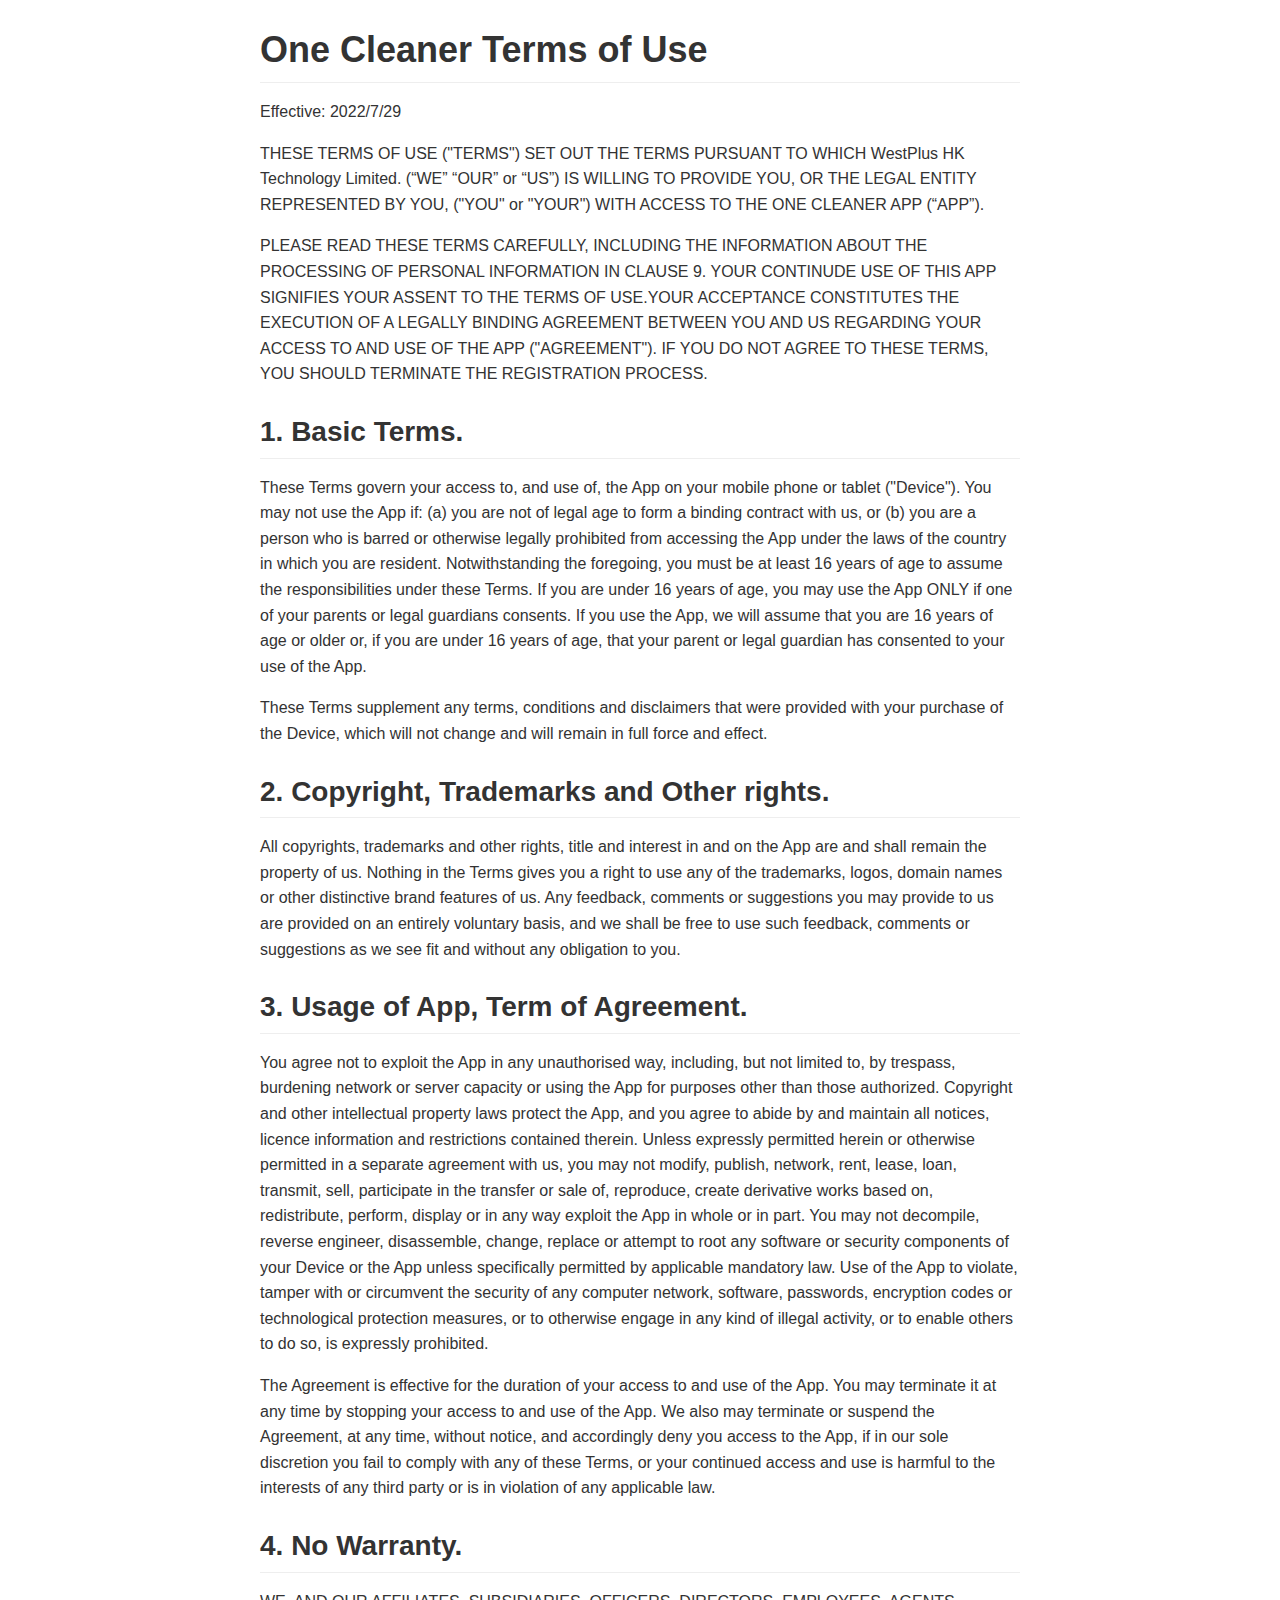
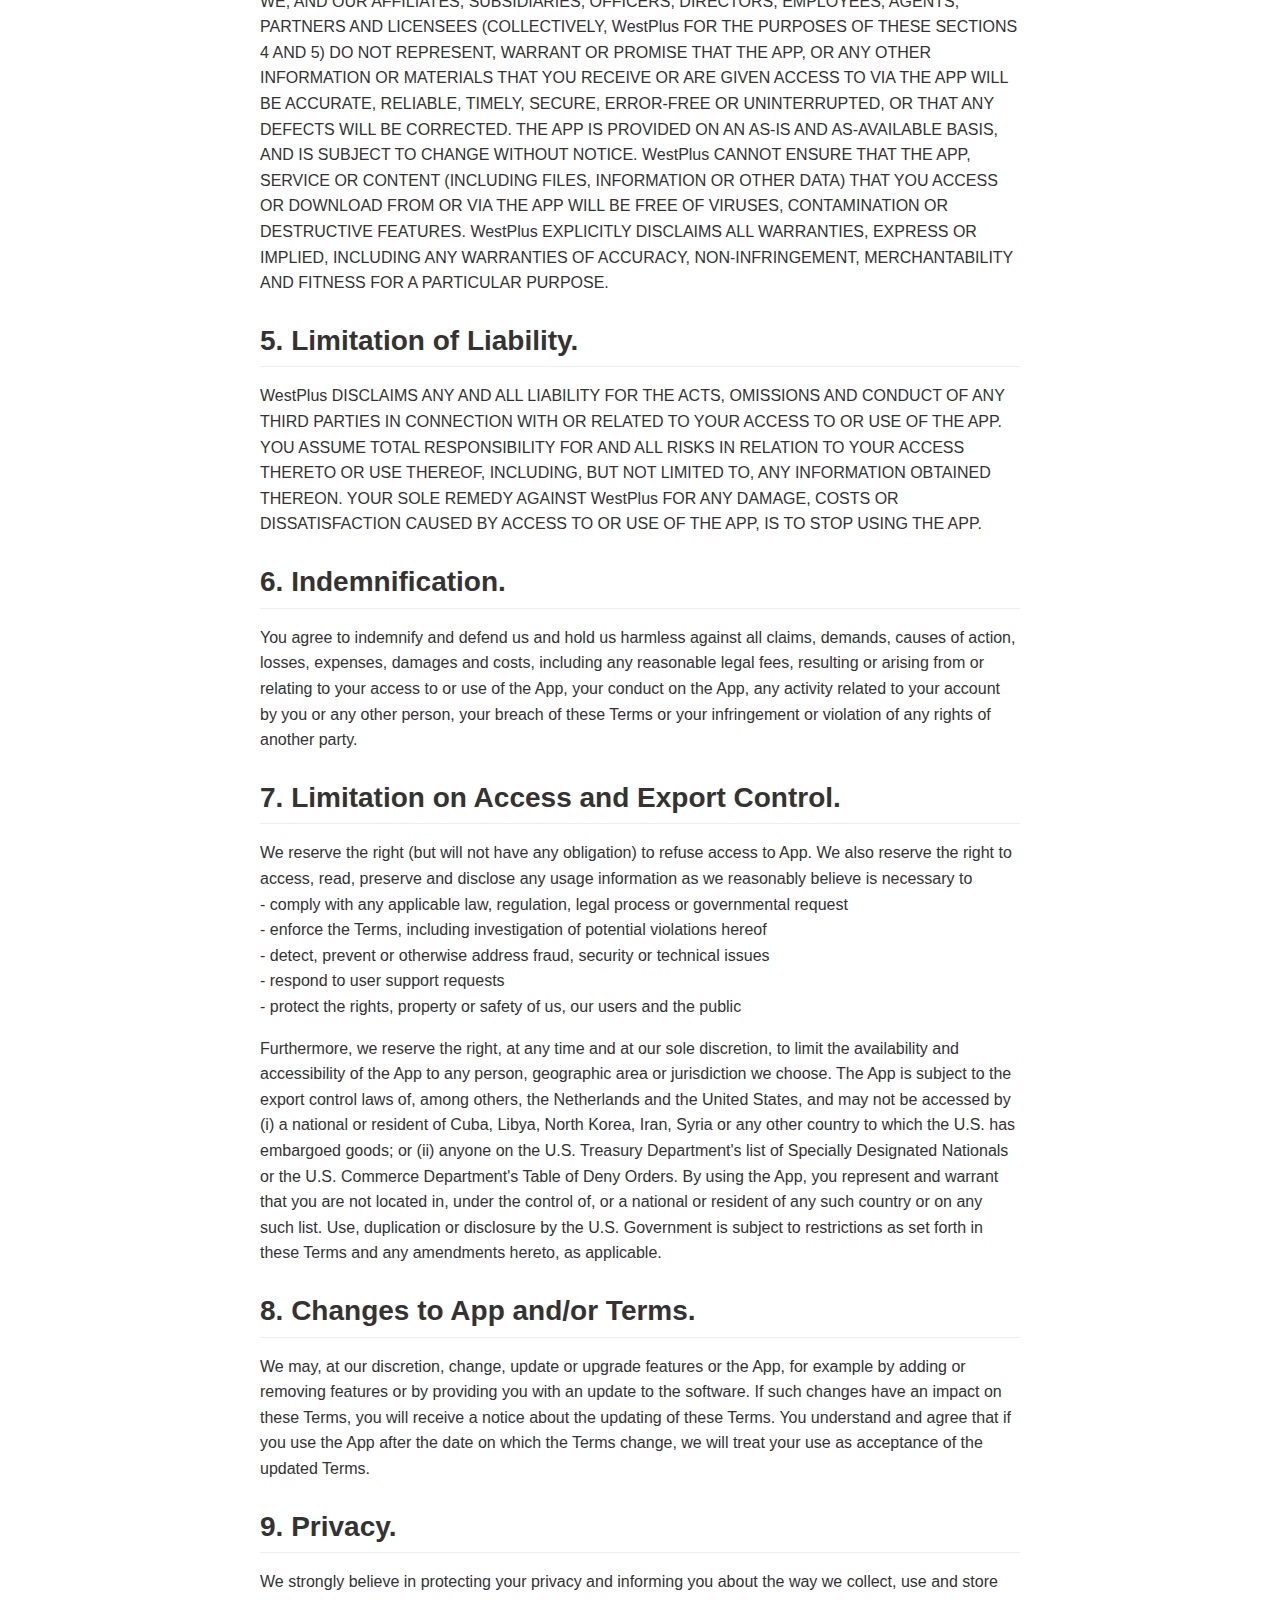
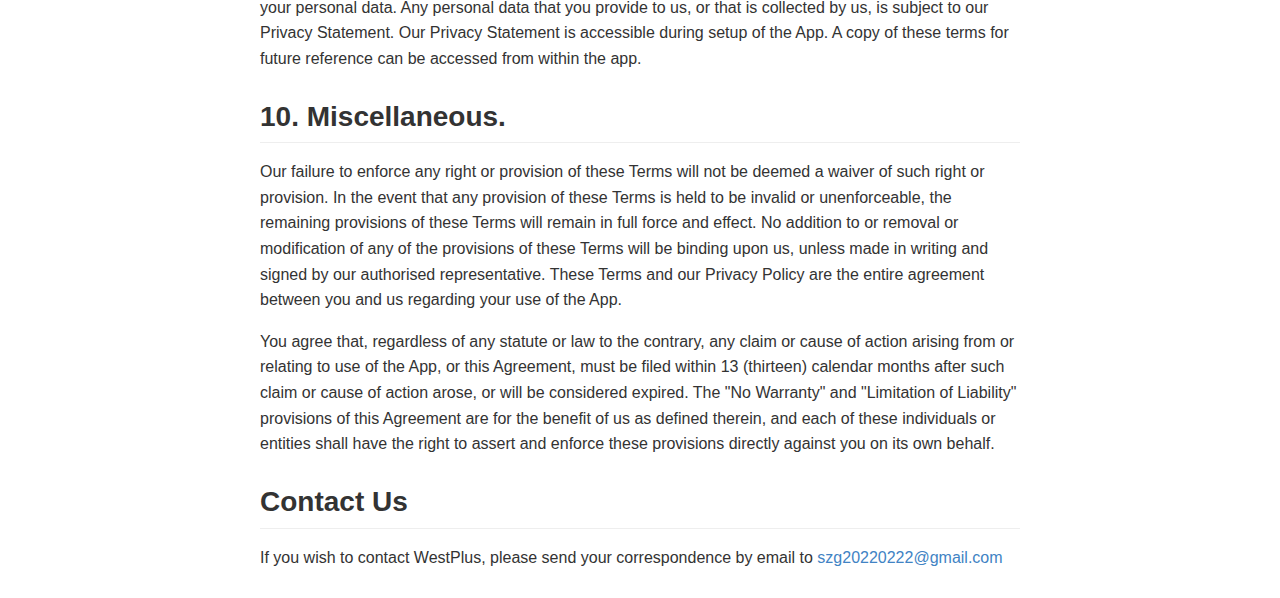
<file: termofuse.html>
<!DOCTYPE html><html>

<head>
<meta charset="utf-8">
<title>index</title>
<style>
@font-face {
  font-family: octicons-anchor;
  src: url([data-uri]) format('woff');
}

body {
  background-color: white;
}

.markdown-body {
  min-width: 200px;
  max-width: 760px;
  margin: 0 auto;
  padding: 20px;

  -ms-text-size-adjust: 100%;
  -webkit-text-size-adjust: 100%;
  color: #333;
  overflow: hidden;
  font-family: "Helvetica Neue", Helvetica, "Segoe UI", Arial, freesans, sans-serif;
  font-size: 16px;
  line-height: 1.6;
  word-wrap: break-word;
}

.markdown-body a {
  background: transparent;;word-wrap: break-word; word-break: break-all;
}

.markdown-body a:active,
.markdown-body a:hover {
  outline: 0;
}

.markdown-body strong {
  font-weight: bold;
}

.markdown-body h1 {
  font-size: 2em;
  margin: 0.67em 0;
}

.markdown-body img {
  border: 0;
}

.markdown-body hr {
  -moz-box-sizing: content-box;
  box-sizing: content-box;
  height: 0;
}

.markdown-body pre {
  overflow: auto;
}

.markdown-body code,
.markdown-body kbd,
.markdown-body pre {
  font-family: monospace, monospace;
  font-size: 1em;
}

.markdown-body input {
  color: inherit;
  font: inherit;
  margin: 0;
}

.markdown-body html input[disabled] {
  cursor: default;
}

.markdown-body input {
  line-height: normal;
}

.markdown-body input[type="checkbox"] {
  -moz-box-sizing: border-box;
  box-sizing: border-box;
  padding: 0;
}

.markdown-body table {
  border-collapse: collapse;
  border-spacing: 0;
}

.markdown-body td,
.markdown-body th {
  padding: 0;
}

.markdown-body * {
  -moz-box-sizing: border-box;
  box-sizing: border-box;
}

.markdown-body input {
  font: 13px/1.4 Helvetica, arial, freesans, clean, sans-serif, "Segoe UI Emoji", "Segoe UI Symbol";
}

.markdown-body a {
  color: #4183c4;
  text-decoration: none;
}

.markdown-body a:hover,
.markdown-body a:focus,
.markdown-body a:active {
  text-decoration: underline;
}

.markdown-body hr {
  height: 0;
  margin: 15px 0;
  overflow: hidden;
  background: transparent;
  border: 0;
  border-bottom: 1px solid #ddd;
}

.markdown-body hr:before {
  display: table;
  content: "";
}

.markdown-body hr:after {
  display: table;
  clear: both;
  content: "";
}

.markdown-body h1,
.markdown-body h2,
.markdown-body h3,
.markdown-body h4,
.markdown-body h5,
.markdown-body h6 {
  margin-top: 15px;
  margin-bottom: 15px;
  line-height: 1.1;
}

.markdown-body h1 {
  font-size: 30px;
}

.markdown-body h2 {
  font-size: 21px;
}

.markdown-body h3 {
  font-size: 16px;
}

.markdown-body h4 {
  font-size: 14px;
}

.markdown-body h5 {
  font-size: 12px;
}

.markdown-body h6 {
  font-size: 11px;
}

.markdown-body blockquote {
  margin: 0;
}

.markdown-body ul,
.markdown-body ol {
  padding: 0;
  margin-top: 0;
  margin-bottom: 0;
}

.markdown-body ol ol,
.markdown-body ul ol {
  list-style-type: lower-roman;
}

.markdown-body ul ul ol,
.markdown-body ul ol ol,
.markdown-body ol ul ol,
.markdown-body ol ol ol {
  list-style-type: lower-alpha;
}

.markdown-body dd {
  margin-left: 0;
}

.markdown-body code {
  font: 12px Consolas, "Liberation Mono", Menlo, Courier, monospace;
}

.markdown-body pre {
  margin-top: 0;
  margin-bottom: 0;
  font: 12px Consolas, "Liberation Mono", Menlo, Courier, monospace;
}

.markdown-body kbd {
  background-color: #e7e7e7;
  background-image: -webkit-linear-gradient(#fefefe, #e7e7e7);
  background-image: linear-gradient(#fefefe, #e7e7e7);
  background-repeat: repeat-x;
  border-radius: 2px;
  border: 1px solid #cfcfcf;
  color: #000;
  padding: 3px 5px;
  line-height: 10px;
  font: 11px Consolas, "Liberation Mono", Menlo, Courier, monospace;
  display: inline-block;
}

.markdown-body>*:first-child {
  margin-top: 0 !important;
}

.markdown-body>*:last-child {
  margin-bottom: 0 !important;
}

.markdown-body .anchor {
  position: absolute;
  top: 0;
  bottom: 0;
  left: 0;
  display: block;
  padding-right: 6px;
  padding-left: 30px;
  margin-left: -30px;
}

.markdown-body .anchor:focus {
  outline: none;
}

.markdown-body h1,
.markdown-body h2,
.markdown-body h3,
.markdown-body h4,
.markdown-body h5,
.markdown-body h6 {
  position: relative;
  margin-top: 1em;
  margin-bottom: 16px;
  font-weight: bold;
  line-height: 1.4;
}

.markdown-body h1 .octicon-link,
.markdown-body h2 .octicon-link,
.markdown-body h3 .octicon-link,
.markdown-body h4 .octicon-link,
.markdown-body h5 .octicon-link,
.markdown-body h6 .octicon-link {
  display: none;
  color: #000;
  vertical-align: middle;
}

.markdown-body h1:hover .anchor,
.markdown-body h2:hover .anchor,
.markdown-body h3:hover .anchor,
.markdown-body h4:hover .anchor,
.markdown-body h5:hover .anchor,
.markdown-body h6:hover .anchor {
  height: 1em;
  padding-left: 8px;
  margin-left: -30px;
  line-height: 1;
  text-decoration: none;
}

.markdown-body h1:hover .anchor .octicon-link,
.markdown-body h2:hover .anchor .octicon-link,
.markdown-body h3:hover .anchor .octicon-link,
.markdown-body h4:hover .anchor .octicon-link,
.markdown-body h5:hover .anchor .octicon-link,
.markdown-body h6:hover .anchor .octicon-link {
  display: inline-block;
}

.markdown-body h1 {
  padding-bottom: 0.3em;
  font-size: 2.25em;
  line-height: 1.2;
  border-bottom: 1px solid #eee;
}

.markdown-body h2 {
  padding-bottom: 0.3em;
  font-size: 1.75em;
  line-height: 1.225;
  border-bottom: 1px solid #eee;
}

.markdown-body h3 {
  font-size: 1.5em;
  line-height: 1.43;
}

.markdown-body h4 {
  font-size: 1.25em;
}

.markdown-body h5 {
  font-size: 1em;
}

.markdown-body h6 {
  font-size: 1em;
  color: #777;
}

.markdown-body p,
.markdown-body blockquote,
.markdown-body ul,
.markdown-body ol,
.markdown-body dl,
.markdown-body table,
.markdown-body pre {
  margin-top: 0;
  margin-bottom: 16px;
}

.markdown-body hr {
  height: 4px;
  padding: 0;
  margin: 16px 0;
  background-color: #e7e7e7;
  border: 0 none;
}

.markdown-body ul,
.markdown-body ol {
  padding-left: 2em;
}

.markdown-body ul ul,
.markdown-body ul ol,
.markdown-body ol ol,
.markdown-body ol ul {
  margin-top: 0;
  margin-bottom: 0;
}

.markdown-body li>p {
  margin-top: 16px;
}

.markdown-body dl {
  padding: 0;
}

.markdown-body dl dt {
  padding: 0;
  margin-top: 16px;
  font-size: 1em;
  font-style: italic;
  font-weight: bold;
}

.markdown-body dl dd {
  padding: 0 16px;
  margin-bottom: 16px;
}

.markdown-body blockquote {
  padding: 0 15px;
  color: #777;
  border-left: 4px solid #ddd;
}

.markdown-body blockquote>:first-child {
  margin-top: 0;
}

.markdown-body blockquote>:last-child {
  margin-bottom: 0;
}

.markdown-body table {
  display: block;
  width: 100%;
  overflow: auto;
  word-break: normal;
  word-break: keep-all;
}

.markdown-body table th {
  font-weight: bold;
}

.markdown-body table th,
.markdown-body table td {
  padding: 6px 13px;
  border: 1px solid #ddd;
}

.markdown-body table tr {
  background-color: #fff;
  border-top: 1px solid #ccc;
}

.markdown-body table tr:nth-child(2n) {
  background-color: #f8f8f8;
}

.markdown-body img {
  max-width: 100%;
  -moz-box-sizing: border-box;
  box-sizing: border-box;
}

.markdown-body code {
  padding: 0;
  padding-top: 0.2em;
  padding-bottom: 0.2em;
  margin: 0;
  font-size: 85%;
  background-color: rgba(0,0,0,0.04);
  border-radius: 3px;
}

.markdown-body code:before,
.markdown-body code:after {
  letter-spacing: -0.2em;
  content: "\00a0";
}

.markdown-body pre>code {
  padding: 0;
  margin: 0;
  font-size: 100%;
  word-break: normal;
  white-space: pre;
  background: transparent;
  border: 0;
}

.markdown-body .highlight {
  margin-bottom: 16px;
}

.markdown-body .highlight pre,
.markdown-body pre {
  padding: 16px;
  overflow: auto;
  font-size: 85%;
  line-height: 1.45;
  background-color: #f7f7f7;
  border-radius: 3px;
}

.markdown-body .highlight pre {
  margin-bottom: 0;
  word-break: normal;
}

.markdown-body pre {
  word-wrap: normal;
}

.markdown-body pre code {
  display: inline;
  max-width: initial;
  padding: 0;
  margin: 0;
  overflow: initial;
  line-height: inherit;
  word-wrap: normal;
  background-color: transparent;
  border: 0;
}

.markdown-body pre code:before,
.markdown-body pre code:after {
  content: normal;
}

.markdown-body .highlight {
  background: #fff;
}

.markdown-body .highlight .mf,
.markdown-body .highlight .mh,
.markdown-body .highlight .mi,
.markdown-body .highlight .mo,
.markdown-body .highlight .il,
.markdown-body .highlight .m {
  color: #945277;
}

.markdown-body .highlight .s,
.markdown-body .highlight .sb,
.markdown-body .highlight .sc,
.markdown-body .highlight .sd,
.markdown-body .highlight .s2,
.markdown-body .highlight .se,
.markdown-body .highlight .sh,
.markdown-body .highlight .si,
.markdown-body .highlight .sx,
.markdown-body .highlight .s1 {
  color: #df5000;
}

.markdown-body .highlight .kc,
.markdown-body .highlight .kd,
.markdown-body .highlight .kn,
.markdown-body .highlight .kp,
.markdown-body .highlight .kr,
.markdown-body .highlight .kt,
.markdown-body .highlight .k,
.markdown-body .highlight .o {
  font-weight: bold;
}

.markdown-body .highlight .kt {
  color: #458;
}

.markdown-body .highlight .c,
.markdown-body .highlight .cm,
.markdown-body .highlight .c1 {
  color: #998;
  font-style: italic;
}

.markdown-body .highlight .cp,
.markdown-body .highlight .cs {
  color: #999;
  font-weight: bold;
}

.markdown-body .highlight .cs {
  font-style: italic;
}

.markdown-body .highlight .n {
  color: #333;
}

.markdown-body .highlight .na,
.markdown-body .highlight .nv,
.markdown-body .highlight .vc,
.markdown-body .highlight .vg,
.markdown-body .highlight .vi {
  color: #008080;
}

.markdown-body .highlight .nb {
  color: #0086B3;
}

.markdown-body .highlight .nc {
  color: #458;
  font-weight: bold;
}

.markdown-body .highlight .no {
  color: #094e99;
}

.markdown-body .highlight .ni {
  color: #800080;
}

.markdown-body .highlight .ne {
  color: #990000;
  font-weight: bold;
}

.markdown-body .highlight .nf {
  color: #945277;
  font-weight: bold;
}

.markdown-body .highlight .nn {
  color: #555;
}

.markdown-body .highlight .nt {
  color: #000080;
}

.markdown-body .highlight .err {
  color: #a61717;
  background-color: #e3d2d2;
}

.markdown-body .highlight .gd {
  color: #000;
  background-color: #fdd;
}

.markdown-body .highlight .gd .x {
  color: #000;
  background-color: #faa;
}

.markdown-body .highlight .ge {
  font-style: italic;
}

.markdown-body .highlight .gr {
  color: #aa0000;
}

.markdown-body .highlight .gh {
  color: #999;
}

.markdown-body .highlight .gi {
  color: #000;
  background-color: #dfd;
}

.markdown-body .highlight .gi .x {
  color: #000;
  background-color: #afa;
}

.markdown-body .highlight .go {
  color: #888;
}

.markdown-body .highlight .gp {
  color: #555;
}

.markdown-body .highlight .gs {
  font-weight: bold;
}

.markdown-body .highlight .gu {
  color: #800080;
  font-weight: bold;
}

.markdown-body .highlight .gt {
  color: #aa0000;
}

.markdown-body .highlight .ow {
  font-weight: bold;
}

.markdown-body .highlight .w {
  color: #bbb;
}

.markdown-body .highlight .sr {
  color: #017936;
}

.markdown-body .highlight .ss {
  color: #8b467f;
}

.markdown-body .highlight .bp {
  color: #999;
}

.markdown-body .highlight .gc {
  color: #999;
  background-color: #EAF2F5;
}

.markdown-body .octicon {
  font: normal normal 16px octicons-anchor;
  line-height: 1;
  display: inline-block;
  text-decoration: none;
  -webkit-font-smoothing: antialiased;
  -moz-osx-font-smoothing: grayscale;
  -webkit-user-select: none;
  -moz-user-select: none;
  -ms-user-select: none;
  user-select: none;
}

.markdown-body .octicon-link:before {
  content: '\f05c';
}

.markdown-body .task-list-item {
  list-style-type: none;
}

.markdown-body .task-list-item+.task-list-item {
  margin-top: 3px;
}

.markdown-body .task-list-item input {
  float: left;
  margin: 0.3em 0 0.25em -1.6em;
  vertical-align: middle;
}
table td{ word-wrap: break-word !important; word-break: break-all !important; }
/*

github.com style (c) Vasily Polovnyov <vast@whiteants.net>

*/

.hljs {
  display: block;
  overflow-x: auto;
  padding: 0.5em;
  color: #333;
  background: #f8f8f8;
  -webkit-text-size-adjust: none;
}

.hljs-comment,
.diff .hljs-header {
  color: #998;
  font-style: italic;
}

.hljs-keyword,
.css .rule .hljs-keyword,
.hljs-winutils,
.nginx .hljs-title,
.hljs-subst,
.hljs-request,
.hljs-status {
  color: #333;
  font-weight: bold;
}

.hljs-number,
.hljs-hexcolor,
.ruby .hljs-constant {
  color: #008080;
}

.hljs-string,
.hljs-tag .hljs-value,
.hljs-doctag,
.tex .hljs-formula {
  color: #d14;
}

.hljs-title,
.hljs-id,
.scss .hljs-preprocessor {
  color: #900;
  font-weight: bold;
}

.hljs-list .hljs-keyword,
.hljs-subst {
  font-weight: normal;
}

.hljs-class .hljs-title,
.hljs-type,
.vhdl .hljs-literal,
.tex .hljs-command {
  color: #458;
  font-weight: bold;
}

.hljs-tag,
.hljs-tag .hljs-title,
.hljs-rule .hljs-property,
.django .hljs-tag .hljs-keyword {
  color: #000080;
  font-weight: normal;
}

.hljs-attribute,
.hljs-variable,
.lisp .hljs-body,
.hljs-name {
  color: #008080;
}

.hljs-regexp {
  color: #009926;
}

.hljs-symbol,
.ruby .hljs-symbol .hljs-string,
.lisp .hljs-keyword,
.clojure .hljs-keyword,
.scheme .hljs-keyword,
.tex .hljs-special,
.hljs-prompt {
  color: #990073;
}

.hljs-built_in {
  color: #0086b3;
}

.hljs-preprocessor,
.hljs-pragma,
.hljs-pi,
.hljs-doctype,
.hljs-shebang,
.hljs-cdata {
  color: #999;
  font-weight: bold;
}

.hljs-deletion {
  background: #fdd;
}

.hljs-addition {
  background: #dfd;
}

.diff .hljs-change {
  background: #0086b3;
}

.hljs-chunk {
  color: #aaa;
}


</style>

<style> @media print{ .hljs{overflow: visible; word-wrap: break-word !important;} }</style></head><body><div class="markdown-body">
<h1 id="toc_0">One Cleaner Terms of Use</h1>

<p>Effective: 2022/7/29</p>

<p>THESE TERMS OF USE (&quot;TERMS&quot;) SET OUT THE TERMS PURSUANT TO WHICH WestPlus HK Technology Limited. (“WE” “OUR” or “US”) IS WILLING TO PROVIDE YOU, OR THE LEGAL ENTITY REPRESENTED BY YOU, (&quot;YOU&quot; or &quot;YOUR&quot;) WITH ACCESS TO THE ONE CLEANER APP (“APP”).</p>

<p>PLEASE READ THESE TERMS CAREFULLY, INCLUDING THE INFORMATION ABOUT THE PROCESSING OF PERSONAL INFORMATION IN CLAUSE 9. YOUR CONTINUDE USE OF THIS APP SIGNIFIES YOUR ASSENT TO THE TERMS OF USE.YOUR ACCEPTANCE CONSTITUTES THE EXECUTION OF A LEGALLY BINDING AGREEMENT BETWEEN YOU AND US REGARDING YOUR ACCESS TO AND USE OF THE APP (&quot;AGREEMENT&quot;). IF YOU DO NOT AGREE TO THESE TERMS, YOU SHOULD TERMINATE THE REGISTRATION PROCESS.</p>

<h2 id="toc_1">1. Basic Terms.</h2>

<p>These Terms govern your access to, and use of, the App on your mobile phone or tablet (&quot;Device&quot;). You may not use the App if: (a) you are not of legal age to form a binding contract with us, or (b) you are a person who is barred or otherwise legally prohibited from accessing the App under the laws of the country in which you are resident. Notwithstanding the foregoing, you must be at least 16 years of age to assume the responsibilities under these Terms. If you are under 16 years of age, you may use the App ONLY if one of your parents or legal guardians consents. If you use the App, we will assume that you are 16 years of age or older or, if you are under 16 years of age, that your parent or legal guardian has consented to your use of the App.</p>

<p>These Terms supplement any terms, conditions and disclaimers that were provided with your purchase of the Device, which will not change and will remain in full force and effect.</p>

<h2 id="toc_2">2. Copyright, Trademarks and Other rights.</h2>

<p>All copyrights, trademarks and other rights, title and interest in and on the App are and shall remain the property of us. Nothing in the Terms gives you a right to use any of the trademarks, logos, domain names or other distinctive brand features of us. Any feedback, comments or suggestions you may provide to us are provided on an entirely voluntary basis, and we shall be free to use such feedback, comments or suggestions as we see fit and without any obligation to you.</p>

<h2 id="toc_3">3. Usage of App, Term of Agreement.</h2>

<p>You agree not to exploit the App in any unauthorised way, including, but not limited to, by trespass, burdening network or server capacity or using the App for purposes other than those authorized. Copyright and other intellectual property laws protect the App, and you agree to abide by and maintain all notices, licence information and restrictions contained therein. Unless expressly permitted herein or otherwise permitted in a separate agreement with us, you may not modify, publish, network, rent, lease, loan, transmit, sell, participate in the transfer or sale of, reproduce, create derivative works based on, redistribute, perform, display or in any way exploit the App in whole or in part. You may not decompile, reverse engineer, disassemble, change, replace or attempt to root any software or security components of your Device or the App unless specifically permitted by applicable mandatory law. Use of the App to violate, tamper with or circumvent the security of any computer network, software, passwords, encryption codes or technological protection measures, or to otherwise engage in any kind of illegal activity, or to enable others to do so, is expressly prohibited.</p>

<p>The Agreement is effective for the duration of your access to and use of the App. You may terminate it at any time by stopping your access to and use of the App. We also may terminate or suspend the Agreement, at any time, without notice, and accordingly deny you access to the App, if in our sole discretion you fail to comply with any of these Terms, or your continued access and use is harmful to the interests of any third party or is in violation of any applicable law.</p>

<h2 id="toc_4">4. No Warranty.</h2>

<p>WE, AND OUR AFFILIATES, SUBSIDIARIES, OFFICERS, DIRECTORS, EMPLOYEES, AGENTS, PARTNERS AND LICENSEES (COLLECTIVELY, WestPlus FOR THE PURPOSES OF THESE SECTIONS 4 AND 5) DO NOT REPRESENT, WARRANT OR PROMISE THAT THE APP, OR ANY OTHER INFORMATION OR MATERIALS THAT YOU RECEIVE OR ARE GIVEN ACCESS TO VIA THE APP WILL BE ACCURATE, RELIABLE, TIMELY, SECURE, ERROR-FREE OR UNINTERRUPTED, OR THAT ANY DEFECTS WILL BE CORRECTED. THE APP IS PROVIDED ON AN AS-IS AND AS-AVAILABLE BASIS, AND IS SUBJECT TO CHANGE WITHOUT NOTICE. WestPlus CANNOT ENSURE THAT THE APP, SERVICE OR CONTENT (INCLUDING FILES, INFORMATION OR OTHER DATA) THAT YOU ACCESS OR DOWNLOAD FROM OR VIA THE APP WILL BE FREE OF VIRUSES, CONTAMINATION OR DESTRUCTIVE FEATURES. WestPlus EXPLICITLY DISCLAIMS ALL WARRANTIES, EXPRESS OR IMPLIED, INCLUDING ANY WARRANTIES OF ACCURACY, NON-INFRINGEMENT, MERCHANTABILITY AND FITNESS FOR A PARTICULAR PURPOSE.</p>

<h2 id="toc_5">5. Limitation of Liability.</h2>

<p>WestPlus DISCLAIMS ANY AND ALL LIABILITY FOR THE ACTS, OMISSIONS AND CONDUCT OF ANY THIRD PARTIES IN CONNECTION WITH OR RELATED TO YOUR ACCESS TO OR USE OF THE APP. YOU ASSUME TOTAL RESPONSIBILITY FOR AND ALL RISKS IN RELATION TO YOUR ACCESS THERETO OR USE THEREOF, INCLUDING, BUT NOT LIMITED TO, ANY INFORMATION OBTAINED THEREON. YOUR SOLE REMEDY AGAINST WestPlus FOR ANY DAMAGE, COSTS OR DISSATISFACTION CAUSED BY ACCESS TO OR USE OF THE APP, IS TO STOP USING THE APP.</p>

<h2 id="toc_6">6. Indemnification.</h2>

<p>You agree to indemnify and defend us and hold us harmless against all claims, demands, causes of action, losses, expenses, damages and costs, including any reasonable legal fees, resulting or arising from or relating to your access to or use of the App, your conduct on the App, any activity related to your account by you or any other person, your breach of these Terms or your infringement or violation of any rights of another party.</p>

<h2 id="toc_7">7. Limitation on Access and Export Control.</h2>

<p>We reserve the right (but will not have any obligation) to refuse access to App. We also reserve the right to access, read, preserve and disclose any usage information as we reasonably believe is necessary to <br/>
- comply with any applicable law, regulation, legal process or governmental request <br/>
- enforce the Terms, including investigation of potential violations hereof<br/>
- detect, prevent or otherwise address fraud, security or technical issues <br/>
- respond to user support requests<br/>
- protect the rights, property or safety of us, our users and the public</p>

<p>Furthermore, we reserve the right, at any time and at our sole discretion, to limit the availability and accessibility of the App to any person, geographic area or jurisdiction we choose. The App is subject to the export control laws of, among others, the Netherlands and the United States, and may not be accessed by (i) a national or resident of Cuba, Libya, North Korea, Iran, Syria or any other country to which the U.S. has embargoed goods; or (ii) anyone on the U.S. Treasury Department&#39;s list of Specially Designated Nationals or the U.S. Commerce Department&#39;s Table of Deny Orders. By using the App, you represent and warrant that you are not located in, under the control of, or a national or resident of any such country or on any such list. Use, duplication or disclosure by the U.S. Government is subject to restrictions as set forth in these Terms and any amendments hereto, as applicable.</p>

<h2 id="toc_8">8. Changes to App and/or Terms.</h2>

<p>We may, at our discretion, change, update or upgrade features or the App, for example by adding or removing features or by providing you with an update to the software. If such changes have an impact on these Terms, you will receive a notice about the updating of these Terms. You understand and agree that if you use the App after the date on which the Terms change, we will treat your use as acceptance of the updated Terms.</p>

<h2 id="toc_9">9. Privacy.</h2>

<p>We strongly believe in protecting your privacy and informing you about the way we collect, use and store your personal data. Any personal data that you provide to us, or that is collected by us, is subject to our Privacy Statement. Our Privacy Statement is accessible during setup of the App. A copy of these terms for future reference can be accessed from within the app.</p>

<h2 id="toc_10">10. Miscellaneous.</h2>

<p>Our failure to enforce any right or provision of these Terms will not be deemed a waiver of such right or provision. In the event that any provision of these Terms is held to be invalid or unenforceable, the remaining provisions of these Terms will remain in full force and effect. No addition to or removal or modification of any of the provisions of these Terms will be binding upon us, unless made in writing and signed by our authorised representative. These Terms and our Privacy Policy are the entire agreement between you and us regarding your use of the App.</p>

<p>You agree that, regardless of any statute or law to the contrary, any claim or cause of action arising from or relating to use of the App, or this Agreement, must be filed within 13 (thirteen) calendar months after such claim or cause of action arose, or will be considered expired. The &quot;No Warranty&quot; and &quot;Limitation of Liability&quot; provisions of this Agreement are for the benefit of us as defined therein, and each of these individuals or entities shall have the right to assert and enforce these provisions directly against you on its own behalf.</p>

<h2 id="toc_11">Contact Us</h2>

<p>If you wish to contact WestPlus, please send your correspondence by email to <a href="mailto:szg20220222@gmail.com">szg20220222@gmail.com</a></p>

</div></body>

</html>
</file>
<file: assets/css/style.css>
/**
* Template Name: Appland - v4.7.0
* Template URL: https://bootstrapmade.com/free-bootstrap-app-landing-page-template/
* Author: BootstrapMade.com
* License: https://bootstrapmade.com/license/
*/

/*--------------------------------------------------------------
# General
--------------------------------------------------------------*/
body {
  font-family: "Open Sans", sans-serif;
  color: #585a61;
}

a {
  color: #5777ba;
  text-decoration: none;
}

a:hover {
  color: #7b94c9;
  text-decoration: none;
}

h1, h2, h3, h4, h5, h6 {
  font-family: "Raleway", sans-serif;
}

/*--------------------------------------------------------------
# Back to top button
--------------------------------------------------------------*/
.back-to-top {
  position: fixed;
  visibility: hidden;
  opacity: 0;
  right: 15px;
  bottom: 15px;
  z-index: 996;
  background: #5777ba;
  width: 40px;
  height: 40px;
  border-radius: 50px;
  transition: all 0.4s;
}
.back-to-top i {
  font-size: 24px;
  color: #fff;
  line-height: 0;
}
.back-to-top:hover {
  background: #748ec6;
  color: #fff;
}
.back-to-top.active {
  visibility: visible;
  opacity: 1;
}

/*--------------------------------------------------------------
# Disable aos animation delay on mobile devices
--------------------------------------------------------------*/
@media screen and (max-width: 768px) {
  [data-aos-delay] {
    transition-delay: 0 !important;
  }
}
/*--------------------------------------------------------------
# Header
--------------------------------------------------------------*/
#header {
  transition: all 0.5s;
  z-index: 997;
  transition: all 0.5s;
  padding: 15px 0;
  background: rgba(255, 255, 255, 0.95);
}
#header.header-transparent {
  background: transparent;
}
#header.header-scrolled {
  background: rgba(255, 255, 255, 0.95);
  box-shadow: 0px 2px 15px rgba(0, 0, 0, 0.1);
}
#header .logo h1 {
  font-size: 30px;
  margin: 0;
  line-height: 1;
  font-weight: 400;
  letter-spacing: 2px;
}
#header .logo h1 a, #header .logo h1 a:hover {
  color: #5777ba;
  text-decoration: none;
}
#header .logo img {
  margin: 0;
  max-height: 40px;
}

/*--------------------------------------------------------------
# Navigation Menu
--------------------------------------------------------------*/
/**
* Desktop Navigation 
*/
.navbar {
  padding: 0;
}
.navbar ul {
  margin: 0;
  padding: 0;
  display: flex;
  list-style: none;
  align-items: center;
}
.navbar li {
  position: relative;
}
.navbar a, .navbar a:focus {
  display: flex;
  align-items: center;
  justify-content: space-between;
  padding: 10px 0 10px 30px;
  font-family: "Raleway", sans-serif;
  font-size: 15px;
  color: #47536e;
  white-space: nowrap;
  transition: 0.3s;
}
.navbar a i, .navbar a:focus i {
  font-size: 12px;
  line-height: 0;
  margin-left: 5px;
}
.navbar a:hover, .navbar .active, .navbar .active:focus, .navbar li:hover > a {
  color: #5777ba;
}
.navbar .getstarted, .navbar .getstarted:focus {
  background: #5777ba;
  color: #fff;
  padding: 12px 25px;
  margin-left: 30px;
  color: #fff;
  line-height: 1;
  border-radius: 50px;
}
.navbar .getstarted:hover, .navbar .getstarted:focus:hover {
  background: #748ec6;
  color: #fff;
}
.navbar .dropdown ul {
  display: block;
  position: absolute;
  left: 14px;
  top: calc(100% + 30px);
  margin: 0;
  padding: 10px 0;
  z-index: 99;
  opacity: 0;
  visibility: hidden;
  background: #fff;
  box-shadow: 0px 0px 30px rgba(127, 137, 161, 0.25);
  transition: 0.3s;
  border-radius: 4px;
}
.navbar .dropdown ul li {
  min-width: 200px;
}
.navbar .dropdown ul a {
  padding: 10px 20px;
  font-size: 15px;
  text-transform: none;
  font-weight: 600;
}
.navbar .dropdown ul a i {
  font-size: 12px;
}
.navbar .dropdown ul a:hover, .navbar .dropdown ul .active:hover, .navbar .dropdown ul li:hover > a {
  color: #5777ba;
}
.navbar .dropdown:hover > ul {
  opacity: 1;
  top: 100%;
  visibility: visible;
}
.navbar .dropdown .dropdown ul {
  top: 0;
  left: calc(100% - 30px);
  visibility: hidden;
}
.navbar .dropdown .dropdown:hover > ul {
  opacity: 1;
  top: 0;
  left: 100%;
  visibility: visible;
}
@media (max-width: 1366px) {
  .navbar .dropdown .dropdown ul {
    left: -90%;
  }
  .navbar .dropdown .dropdown:hover > ul {
    left: -100%;
  }
}

/**
* Mobile Navigation 
*/
.mobile-nav-toggle {
  color: #47536e;
  font-size: 28px;
  cursor: pointer;
  display: none;
  line-height: 0;
  transition: 0.5s;
}
.mobile-nav-toggle.bi-x {
  color: #fff;
}

@media (max-width: 991px) {
  .mobile-nav-toggle {
    display: block;
  }

  .navbar ul {
    display: none;
  }
}
.navbar-mobile {
  position: fixed;
  overflow: hidden;
  top: 0;
  right: 0;
  left: 0;
  bottom: 0;
  background: rgba(51, 60, 79, 0.9);
  transition: 0.3s;
  z-index: 999;
}
.navbar-mobile .mobile-nav-toggle {
  position: absolute;
  top: 15px;
  right: 15px;
}
.navbar-mobile ul {
  display: block;
  position: absolute;
  top: 55px;
  right: 15px;
  bottom: 15px;
  left: 15px;
  padding: 10px 0;
  border-radius: 6px;
  background-color: #fff;
  overflow-y: auto;
  transition: 0.3s;
}
.navbar-mobile a, .navbar-mobile a:focus {
  padding: 10px 20px;
  font-size: 15px;
  color: #47536e;
}
.navbar-mobile a:hover, .navbar-mobile .active, .navbar-mobile li:hover > a {
  color: #5777ba;
}
.navbar-mobile .getstarted, .navbar-mobile .getstarted:focus {
  margin: 15px;
}
.navbar-mobile .dropdown ul {
  position: static;
  display: none;
  margin: 10px 20px;
  padding: 10px 0;
  z-index: 99;
  opacity: 1;
  visibility: visible;
  background: #fff;
  box-shadow: 0px 0px 30px rgba(127, 137, 161, 0.25);
}
.navbar-mobile .dropdown ul li {
  min-width: 200px;
}
.navbar-mobile .dropdown ul a {
  padding: 10px 20px;
}
.navbar-mobile .dropdown ul a i {
  font-size: 12px;
}
.navbar-mobile .dropdown ul a:hover, .navbar-mobile .dropdown ul .active:hover, .navbar-mobile .dropdown ul li:hover > a {
  color: #5777ba;
}
.navbar-mobile .dropdown > .dropdown-active {
  display: block;
}

/*--------------------------------------------------------------
# Hero Section
--------------------------------------------------------------*/
#hero {
  width: 100%;
  position: relative;
  overflow: hidden;
  padding: 140px 0 100px 0;
}
#hero::before {
  content: "";
  position: absolute;
  right: -100%;
  top: 20%;
  width: 250%;
  height: 200%;
  z-index: -1;
  background-color: #e8ecf5;
  transform: skewY(135deg);
}
#hero h1 {
  margin: 0 0 10px 0;
  font-size: 48px;
  font-weight: 500;
  line-height: 56px;
  color: #5777ba;
  font-family: "Poppins", sans-serif;
}
#hero h2 {
  color: #515f7d;
  margin-bottom: 50px;
  font-size: 20px;
}
#hero .download-btn {
  font-family: "Raleway", sans-serif;
  font-weight: 500;
  font-size: 15px;
  display: inline-block;
  padding: 8px 24px 10px 46px;
  border-radius: 3px;
  transition: 0.5s;
  color: #fff;
  background: #47536e;
  position: relative;
}
#hero .download-btn:hover {
  background: #5777ba;
}
#hero .download-btn i {
  font-size: 20px;
  position: absolute;
  left: 18px;
  top: 8.5px;
}
#hero .download-btn + .download-btn {
  margin-left: 20px;
}
@media (max-width: 991px) {
  #hero {
    text-align: center;
  }
  #hero .download-btn + .download-btn {
    margin: 0 10px;
  }
  #hero .hero-img {
    text-align: center;
  }
  #hero .hero-img img {
    width: 60%;
  }
}
@media (max-width: 768px) {
  #hero h1 {
    font-size: 28px;
    line-height: 36px;
  }
  #hero h2 {
    font-size: 18px;
    line-height: 24px;
    margin-bottom: 30px;
  }
  #hero .hero-img img {
    width: 70%;
  }
}
@media (max-width: 575px) {
  #hero .hero-img img {
    width: 80%;
  }
}

/*--------------------------------------------------------------
# Sections General
--------------------------------------------------------------*/
section {
  padding: 60px 0;
  overflow: hidden;
}

.section-bg {
  background-color: #f2f5fa;
}

.section-title {
  text-align: center;
  padding-bottom: 30px;
}
.section-title h2 {
  font-size: 32px;
  font-weight: 400;
  margin-bottom: 20px;
  padding-bottom: 0;
  color: #5777ba;
  font-family: "Poppins", sans-serif;
}
.section-title p {
  margin-bottom: 0;
}

/*--------------------------------------------------------------
# Breadcrumbs
--------------------------------------------------------------*/
.breadcrumbs {
  padding: 15px 0;
  background-color: #f6f8fb;
  min-height: 40px;
}
.breadcrumbs h2 {
  font-size: 24px;
  font-weight: 300;
}
.breadcrumbs ol {
  display: flex;
  flex-wrap: wrap;
  list-style: none;
  padding: 0;
  margin: 0;
  font-size: 14px;
}
.breadcrumbs ol li + li {
  padding-left: 10px;
}
.breadcrumbs ol li + li::before {
  display: inline-block;
  padding-right: 10px;
  color: #6c757d;
  content: "/";
}
@media (max-width: 768px) {
  .breadcrumbs .d-flex {
    display: block !important;
  }
  .breadcrumbs ol {
    display: block;
  }
  .breadcrumbs ol li {
    display: inline-block;
  }
}

/*--------------------------------------------------------------
# App Features
--------------------------------------------------------------*/
.features .content {
  padding: 30px 0;
}
.features .content .icon-box {
  margin-top: 25px;
}
.features .content .icon-box h4 {
  font-size: 20px;
  font-weight: 700;
  margin: 5px 0 10px 60px;
}
.features .content .icon-box i {
  font-size: 48px;
  float: left;
  color: #5777ba;
}
.features .content .icon-box p {
  font-size: 15px;
  color: #979aa1;
  margin-left: 60px;
}
@media (max-width: 991px) {
  .features .image {
    text-align: center;
  }
  .features .image img {
    max-width: 80%;
  }
}
@media (max-width: 667px) {
  .features .image img {
    max-width: 100%;
  }
}

/*--------------------------------------------------------------
# Details
--------------------------------------------------------------*/
.details .content + .content {
  margin-top: 100px;
}
.details .content h3 {
  font-weight: 700;
  font-size: 32px;
  color: #47536e;
}
.details .content ul {
  list-style: none;
  padding: 0;
}
.details .content ul li {
  padding-bottom: 10px;
}
.details .content ul i {
  font-size: 24px;
  padding-right: 2px;
  color: #5777ba;
  line-height: 0;
}
.details .content p:last-child {
  margin-bottom: 0;
}

/*--------------------------------------------------------------
# Gallery
--------------------------------------------------------------*/
.gallery {
  overflow: hidden;
}
.gallery .swiper-slide {
  transition: 0.3s;
}
.gallery .swiper-pagination {
  margin-top: 20px;
  position: relative;
}
.gallery .swiper-pagination .swiper-pagination-bullet {
  width: 12px;
  height: 12px;
  background-color: #fff;
  opacity: 1;
  border: 1px solid #5777ba;
}
.gallery .swiper-pagination .swiper-pagination-bullet-active {
  background-color: #5777ba;
}
.gallery .swiper-slide-active {
  text-align: center;
}
@media (min-width: 992px) {
  .gallery .swiper-wrapper {
    padding: 40px 0;
  }
  .gallery .swiper-slide-active {
    border: 6px solid #5777ba;
    padding: 4px;
    background: #fff;
    z-index: 1;
    transform: scale(1.2);
    margin-top: 10px;
    border-radius: 25px;
  }
}

/*--------------------------------------------------------------
# Testimonials
--------------------------------------------------------------*/
.testimonials .testimonials-carousel, .testimonials .testimonials-slider {
  overflow: hidden;
}
.testimonials .testimonial-item {
  box-sizing: content-box;
  padding: 30px 30px 30px 60px;
  margin: 30px 10px 30px 50px;
  min-height: 200px;
  box-shadow: 0px 2px 15px rgba(0, 0, 0, 0.08);
  position: relative;
  background: #fff;
}
.testimonials .testimonial-item .testimonial-img {
  width: 90px;
  border-radius: 10px;
  border: 6px solid #fff;
  position: absolute;
  left: -45px;
}
.testimonials .testimonial-item h3 {
  font-size: 18px;
  font-weight: bold;
  margin: 10px 0 5px 0;
  color: #111;
}
.testimonials .testimonial-item h4 {
  font-size: 14px;
  color: #999;
  margin: 0;
}
.testimonials .testimonial-item .quote-icon-left, .testimonials .testimonial-item .quote-icon-right {
  color: #e8ecf5;
  font-size: 26px;
}
.testimonials .testimonial-item .quote-icon-left {
  display: inline-block;
  left: -5px;
  position: relative;
}
.testimonials .testimonial-item .quote-icon-right {
  display: inline-block;
  right: -5px;
  position: relative;
  top: 10px;
}
.testimonials .testimonial-item p {
  font-style: italic;
  margin: 15px auto 15px auto;
}
.testimonials .swiper-pagination {
  margin-top: 20px;
  position: relative;
}
.testimonials .swiper-pagination .swiper-pagination-bullet {
  width: 12px;
  height: 12px;
  background-color: #fff;
  opacity: 1;
  border: 1px solid #5777ba;
}
.testimonials .swiper-pagination .swiper-pagination-bullet-active {
  background-color: #5777ba;
}

/*--------------------------------------------------------------
# Pricing
--------------------------------------------------------------*/
.pricing .row {
  padding-top: 40px;
}
.pricing .box {
  padding: 40px;
  margin-bottom: 30px;
  box-shadow: 0px 0px 30px rgba(73, 78, 92, 0.15);
  background: #fff;
  text-align: center;
}
.pricing h3 {
  font-weight: 300;
  margin-bottom: 15px;
  font-size: 28px;
}
.pricing h4 {
  font-size: 46px;
  color: #5777ba;
  font-weight: 400;
  font-family: "Open Sans", sans-serif;
  margin-bottom: 25px;
}
.pricing h4 span {
  color: #bababa;
  font-size: 18px;
  display: block;
}
.pricing ul {
  padding: 0;
  list-style: none;
  color: #999;
  text-align: left;
  line-height: 20px;
}
.pricing ul li {
  padding-bottom: 12px;
}
.pricing ul i {
  color: #5777ba;
  font-size: 18px;
  padding-right: 4px;
}
.pricing ul .na {
  color: #ccc;
}
.pricing ul .na i {
  color: #ccc;
}
.pricing ul .na span {
  text-decoration: line-through;
}
.pricing .get-started-btn {
  background: #47536e;
  display: inline-block;
  padding: 8px 30px;
  border-radius: 20px;
  color: #fff;
  transition: none;
  font-size: 14px;
  font-weight: 400;
  font-family: "Raleway", sans-serif;
  transition: 0.3s;
}
.pricing .get-started-btn:hover {
  background: #5777ba;
}
.pricing .featured {
  z-index: 10;
  margin: -30px -5px 0 -5px;
}
.pricing .featured .get-started-btn {
  background: #5777ba;
}
.pricing .featured .get-started-btn:hover {
  background: #748ec6;
}
@media (max-width: 992px) {
  .pricing .box {
    max-width: 60%;
    margin: 0 auto 30px auto;
  }
}
@media (max-width: 767px) {
  .pricing .box {
    max-width: 80%;
    margin: 0 auto 30px auto;
  }
}
@media (max-width: 420px) {
  .pricing .box {
    max-width: 100%;
    margin: 0 auto 30px auto;
  }
}

/*--------------------------------------------------------------
# Frequently Asked Questions
--------------------------------------------------------------*/
.faq .accordion-list {
  padding: 0 100px;
}
.faq .accordion-list ul {
  padding: 0;
  list-style: none;
}
.faq .accordion-list li + li {
  margin-top: 15px;
}
.faq .accordion-list li {
  padding: 20px;
  background: #fff;
  border-radius: 4px;
  position: relative;
}
.faq .accordion-list a {
  display: block;
  position: relative;
  font-family: "Poppins", sans-serif;
  font-size: 16px;
  line-height: 24px;
  font-weight: 500;
  padding: 0 30px;
  outline: none;
  cursor: pointer;
}
.faq .accordion-list .icon-help {
  font-size: 24px;
  position: absolute;
  right: 0;
  left: 20px;
  color: #b1c0df;
}
.faq .accordion-list .icon-show, .faq .accordion-list .icon-close {
  font-size: 24px;
  position: absolute;
  right: 0;
  top: 0;
}
.faq .accordion-list p {
  margin-bottom: 0;
  padding: 10px 0 0 0;
}
.faq .accordion-list .icon-show {
  display: none;
}
.faq .accordion-list a.collapsed {
  color: #343a40;
}
.faq .accordion-list a.collapsed:hover {
  color: #5777ba;
}
.faq .accordion-list a.collapsed .icon-show {
  display: inline-block;
}
.faq .accordion-list a.collapsed .icon-close {
  display: none;
}
@media (max-width: 1200px) {
  .faq .accordion-list {
    padding: 0;
  }
}

/*--------------------------------------------------------------
# Contact
--------------------------------------------------------------*/
.contact .info {
  padding: 20px 40px;
  background: #f1f3f6;
  color: #47536e;
  text-align: center;
  border: 1px solid #fff;
}
.contact .info i {
  font-size: 48px;
  color: #9fb2d8;
  margin-bottom: 15px;
}
.contact .info h4 {
  padding: 0;
  margin: 0 0 10px 0;
  font-size: 16px;
  font-weight: 600;
  text-transform: uppercase;
  font-family: "Poppins", sans-serif;
}
.contact .info p {
  font-size: 15px;
}
.contact .php-email-form {
  width: 100%;
}
.contact .php-email-form .error-message {
  display: none;
  color: #fff;
  background: #ed3c0d;
  text-align: left;
  padding: 15px;
  font-weight: 600;
}
.contact .php-email-form .error-message br + br {
  margin-top: 25px;
}
.contact .php-email-form .sent-message {
  display: none;
  color: #fff;
  background: #18d26e;
  text-align: center;
  padding: 15px;
  font-weight: 600;
}
.contact .php-email-form .loading {
  display: none;
  background: #fff;
  text-align: center;
  padding: 15px;
}
.contact .php-email-form .loading:before {
  content: "";
  display: inline-block;
  border-radius: 50%;
  width: 24px;
  height: 24px;
  margin: 0 10px -6px 0;
  border: 3px solid #18d26e;
  border-top-color: #eee;
  -webkit-animation: animate-loading 1s linear infinite;
  animation: animate-loading 1s linear infinite;
}
.contact .php-email-form label {
  font-family: "Poppins", sans-serif;
  margin-bottom: 5px;
  color: #8a8c95;
}
.contact .php-email-form input, .contact .php-email-form textarea {
  border-radius: 0;
  box-shadow: none;
  font-size: 14px;
}
.contact .php-email-form input:focus, .contact .php-email-form textarea:focus {
  border-color: #5777ba;
}
.contact .php-email-form input {
  padding: 10px 15px;
}
.contact .php-email-form textarea {
  padding: 12px 15px;
}
.contact .php-email-form button[type=submit] {
  background: #fff;
  border: 2px solid #5777ba;
  padding: 10px 24px;
  color: #5777ba;
  transition: 0.4s;
  border-radius: 50px;
  margin-top: 5px;
}
.contact .php-email-form button[type=submit]:hover {
  background: #5777ba;
  color: #fff;
}
@media (max-width: 1024px) {
  .contact .php-email-form {
    padding: 30px 15px 15px 15px;
  }
}
@media (max-width: 768px) {
  .contact .php-email-form {
    padding: 15px 0 0 0;
  }
}
@-webkit-keyframes animate-loading {
  0% {
    transform: rotate(0deg);
  }
  100% {
    transform: rotate(360deg);
  }
}
@keyframes animate-loading {
  0% {
    transform: rotate(0deg);
  }
  100% {
    transform: rotate(360deg);
  }
}

/*--------------------------------------------------------------
# Footer
--------------------------------------------------------------*/
#footer {
  background: #fff;
  padding: 0 0 30px 0;
  color: #47536e;
  font-size: 14px;
  background: #eff2f8;
}
#footer .footer-newsletter {
  padding: 50px 0;
  background: #eff2f8;
  text-align: center;
  font-size: 15px;
}
#footer .footer-newsletter h4 {
  font-size: 24px;
  margin: 0 0 20px 0;
  padding: 0;
  line-height: 1;
  font-weight: 600;
  color: #47536e;
}
#footer .footer-newsletter form {
  margin-top: 30px;
  background: #fff;
  padding: 6px 10px;
  position: relative;
  border-radius: 50px;
  box-shadow: 0px 2px 15px rgba(0, 0, 0, 0.1);
  text-align: left;
}
#footer .footer-newsletter form input[type=email] {
  border: 0;
  padding: 4px 8px;
  width: calc(100% - 100px);
}
#footer .footer-newsletter form input[type=submit] {
  position: absolute;
  top: 0;
  right: 0;
  bottom: 0;
  border: 0;
  background: none;
  font-size: 16px;
  padding: 0 20px;
  background: #5777ba;
  color: #fff;
  transition: 0.3s;
  border-radius: 50px;
  box-shadow: 0px 2px 15px rgba(0, 0, 0, 0.1);
}
#footer .footer-newsletter form input[type=submit]:hover {
  background: #415f9d;
}
#footer .footer-top {
  padding: 60px 0 30px 0;
  background: #fff;
}
#footer .footer-top .footer-contact {
  margin-bottom: 30px;
}
#footer .footer-top .footer-contact h4 {
  font-size: 22px;
  margin: 0 0 30px 0;
  padding: 2px 0 2px 0;
  line-height: 1;
  font-weight: 700;
  color: #47536e;
}
#footer .footer-top .footer-contact p {
  font-size: 14px;
  line-height: 24px;
  margin-bottom: 0;
  font-family: "Raleway", sans-serif;
  color: #8a8c95;
}
#footer .footer-top h4 {
  font-size: 16px;
  font-weight: bold;
  color: #47536e;
  position: relative;
  padding-bottom: 12px;
}
#footer .footer-top .footer-links {
  margin-bottom: 30px;
}
#footer .footer-top .footer-links ul {
  list-style: none;
  padding: 0;
  margin: 0;
}
#footer .footer-top .footer-links ul i {
  padding-right: 2px;
  color: #9fb2d8;
  font-size: 18px;
  line-height: 1;
}
#footer .footer-top .footer-links ul li {
  padding: 10px 0;
  display: flex;
  align-items: center;
}
#footer .footer-top .footer-links ul li:first-child {
  padding-top: 0;
}
#footer .footer-top .footer-links ul a {
  color: #8a8c95;
  transition: 0.3s;
  display: inline-block;
  line-height: 1;
}
#footer .footer-top .footer-links ul a:hover {
  text-decoration: none;
  color: #5777ba;
}
#footer .footer-top .social-links a {
  font-size: 18px;
  display: inline-block;
  background: #5777ba;
  color: #fff;
  line-height: 1;
  padding: 8px 0;
  margin-right: 4px;
  border-radius: 50%;
  text-align: center;
  width: 36px;
  height: 36px;
  transition: 0.3s;
}
#footer .footer-top .social-links a:hover {
  background: #27282c;
  color: #fff;
  text-decoration: none;
}
#footer .copyright {
  text-align: center;
  float: left;
  color: #47536e;
}
#footer .credits {
  float: right;
  text-align: center;
  font-size: 13px;
  color: #47536e;
}
@media (max-width: 768px) {
  #footer .copyright, #footer .credits {
    float: none;
    text-align: center;
    padding: 5px 0;
  }
}
</file>
